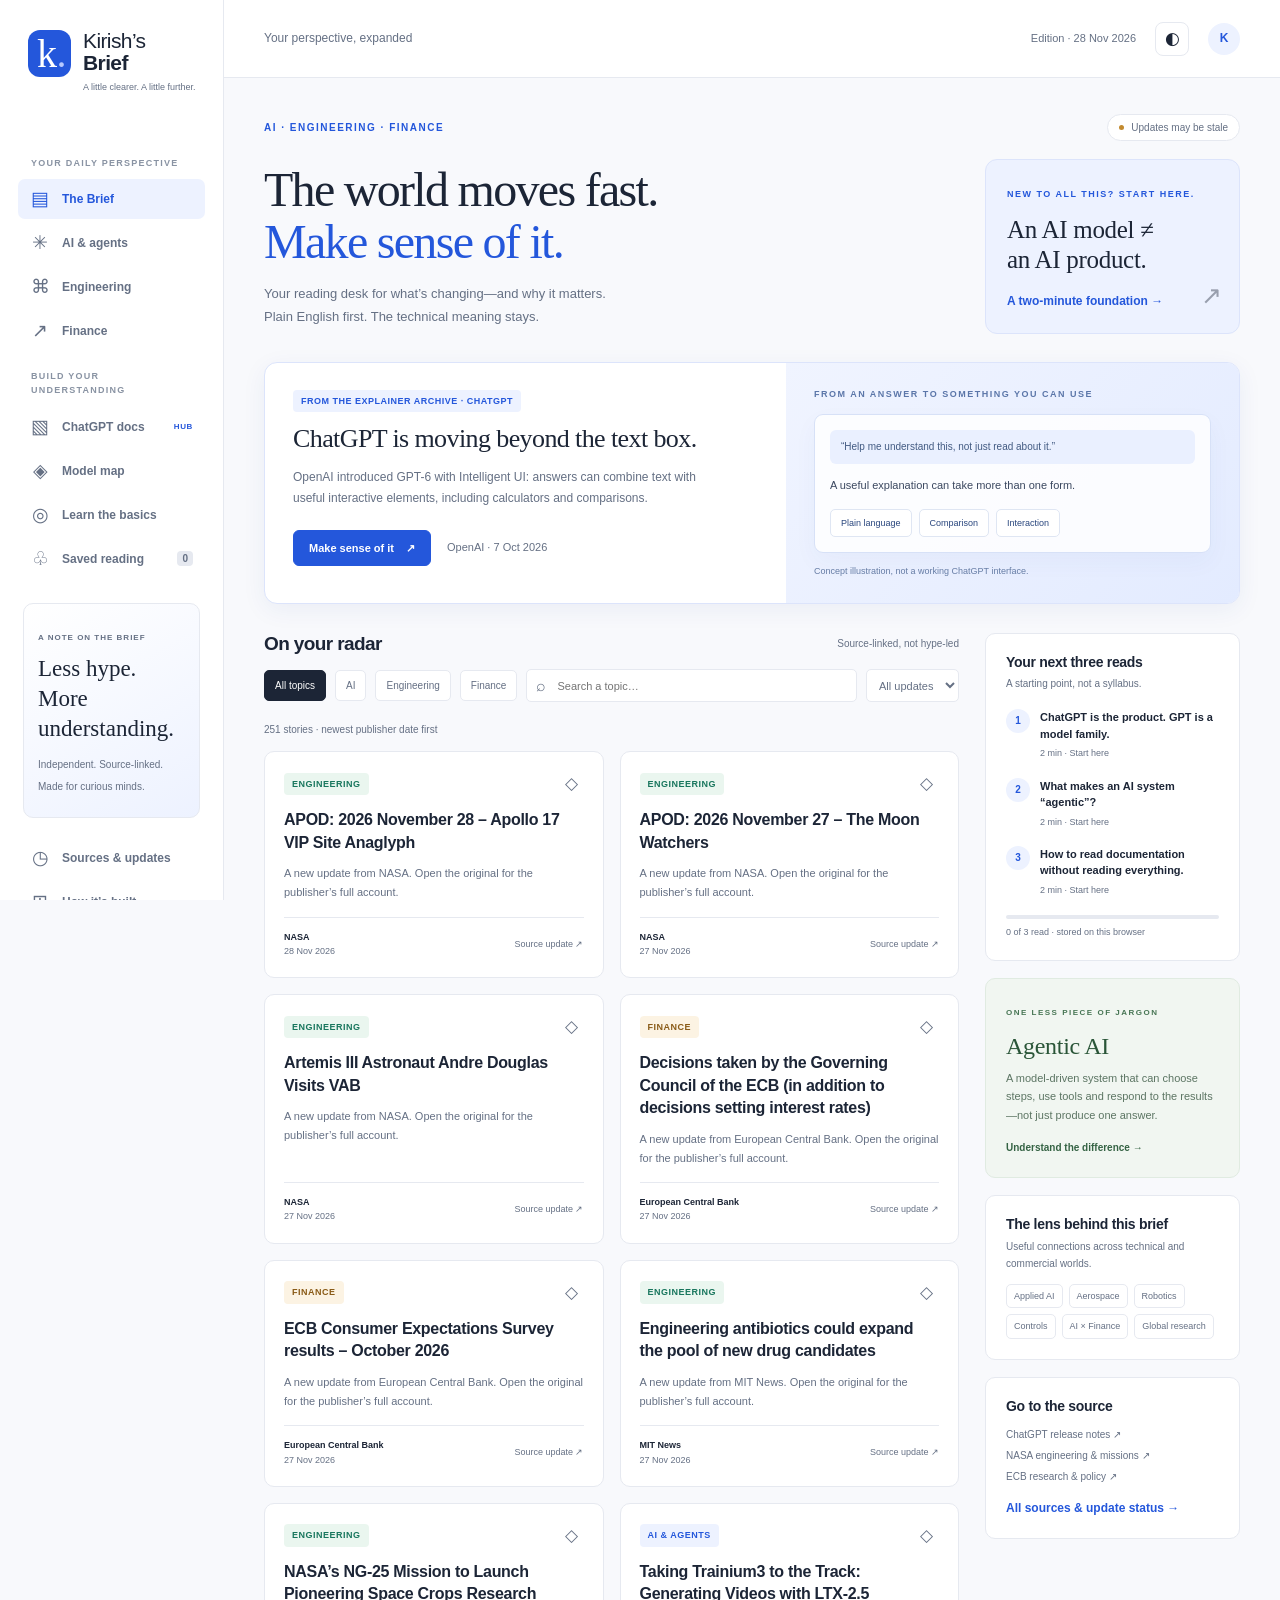
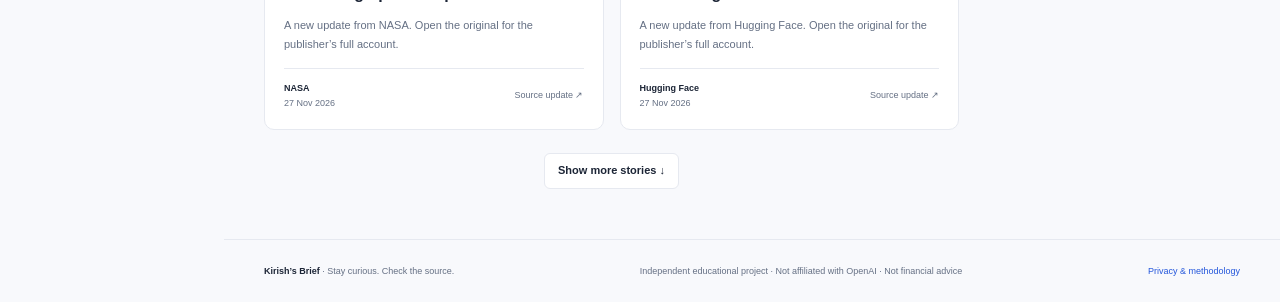
<file: site/index.html>
<!doctype html>
<html lang="en-GB">
<head>
<meta charset="utf-8">
<meta name="viewport" content="width=device-width,initial-scale=1">
<meta name="description" content="Understand what is changing in AI, engineering and finance. Source-linked news, plain-English explainers and a dedicated ChatGPT documentation hub.">
<meta name="theme-color" content="#2457db">
<meta http-equiv="Content-Security-Policy" content="default-src 'self'; script-src 'self'; style-src 'self'; img-src 'self' data:; connect-src 'self'; object-src 'none'; base-uri 'self'; form-action 'none'">
<title>Kirish’s Brief — Understand what’s next</title>
<link rel="icon" href="assets/favicon.svg" type="image/svg+xml">
<link rel="stylesheet" href="assets/style.css">
<script defer src="data/brief.js"></script>
<script defer src="assets/app.js"></script>
</head>
<body>
<a href="#main" class="skip">Skip to content</a>
<aside class="sidebar" id="sidebar" aria-label="Main navigation">
 <a class="brand" href="#home"><span class="brand-mark" aria-hidden="true">k<span>.</span></span><span>Kirish’s<br><strong>Brief</strong><small>A little clearer. A little further.</small></span></a>
 <div class="nav-label">YOUR DAILY PERSPECTIVE</div>
 <nav>
  <a href="#home" data-nav="home"><span aria-hidden="true">▤</span>The Brief</a>
  <a href="#ai" data-nav="ai"><span aria-hidden="true">✳</span>AI & agents</a>
  <a href="#engineering" data-nav="engineering"><span aria-hidden="true">⌘</span>Engineering</a>
  <a href="#finance" data-nav="finance"><span aria-hidden="true">↗</span>Finance</a>
 </nav>
 <div class="nav-label">BUILD YOUR UNDERSTANDING</div>
 <nav>
  <a href="#docs" data-nav="docs"><span aria-hidden="true">▧</span>ChatGPT docs<span class="new-label">HUB</span></a>
  <a href="#models" data-nav="models"><span aria-hidden="true">◈</span>Model map</a>
  <a href="#learn" data-nav="learn"><span aria-hidden="true">◎</span>Learn the basics</a>
  <a href="#saved" data-nav="saved"><span aria-hidden="true">♧</span>Saved reading<span id="saved-count" class="count">0</span></a>
 </nav>
 <div class="sidebar-bottom">
  <div class="personal-note"><span class="eyebrow">A NOTE ON THE BRIEF</span><p>Less hype.<br>More understanding.</p><small>Independent. Source-linked.<br>Made for curious minds.</small></div>
  <nav><a href="#sources" data-nav="sources"><span aria-hidden="true">◷</span>Sources & updates</a><a href="#about" data-nav="about"><span aria-hidden="true">⊞</span>How it’s built</a></nav>
 </div>
</aside>
<div class="mobile-scrim" id="scrim" hidden></div>
<div class="workspace">
 <header class="topbar">
  <div class="breadcrumb"><button class="icon-btn menu-button" id="menu-button" aria-expanded="false" aria-controls="sidebar" aria-label="Open navigation">☰</button><span class="desktop-only">Your perspective, expanded</span><span class="mobile-brand">Kirish’s Brief</span></div>
  <div class="top-actions"><span id="edition-date" class="top-date"></span><button class="icon-btn" id="theme-button" aria-label="Switch colour theme" title="Switch light / dark theme">◐</button><a class="avatar" href="#about" aria-label="About Kirish’s Brief">K</a></div>
 </header>
 <main id="main" tabindex="-1"></main>
 <footer class="footer"><span><strong>Kirish’s Brief</strong> · Stay curious. Check the source.</span><span>Independent educational project · Not affiliated with OpenAI · Not financial advice</span><a href="#about">Privacy & methodology</a></footer>
</div>
<dialog id="reader" aria-labelledby="reader-title"><div class="reader-toolbar"><span class="eyebrow">THE READING ROOM</span><button id="close-reader" class="icon-btn" aria-label="Close article">✕</button></div><div id="reader-content"></div></dialog>
<div class="toast" id="toast" role="status" aria-live="polite"></div>
<noscript><div class="noscript"><h1>Kirish’s Brief</h1><p>Enable JavaScript to use the news reader, documentation hub and local bookmarks. You can still read the original sources:</p><p><a href="https://help.openai.com/en/articles/6825453-chatgpt-release-notes">ChatGPT release notes</a> · <a href="https://www.nasa.gov/news/recently-published/">NASA news</a> · <a href="https://www.ecb.europa.eu/">European Central Bank</a></p></div></noscript>
</body>
</html>
</file>
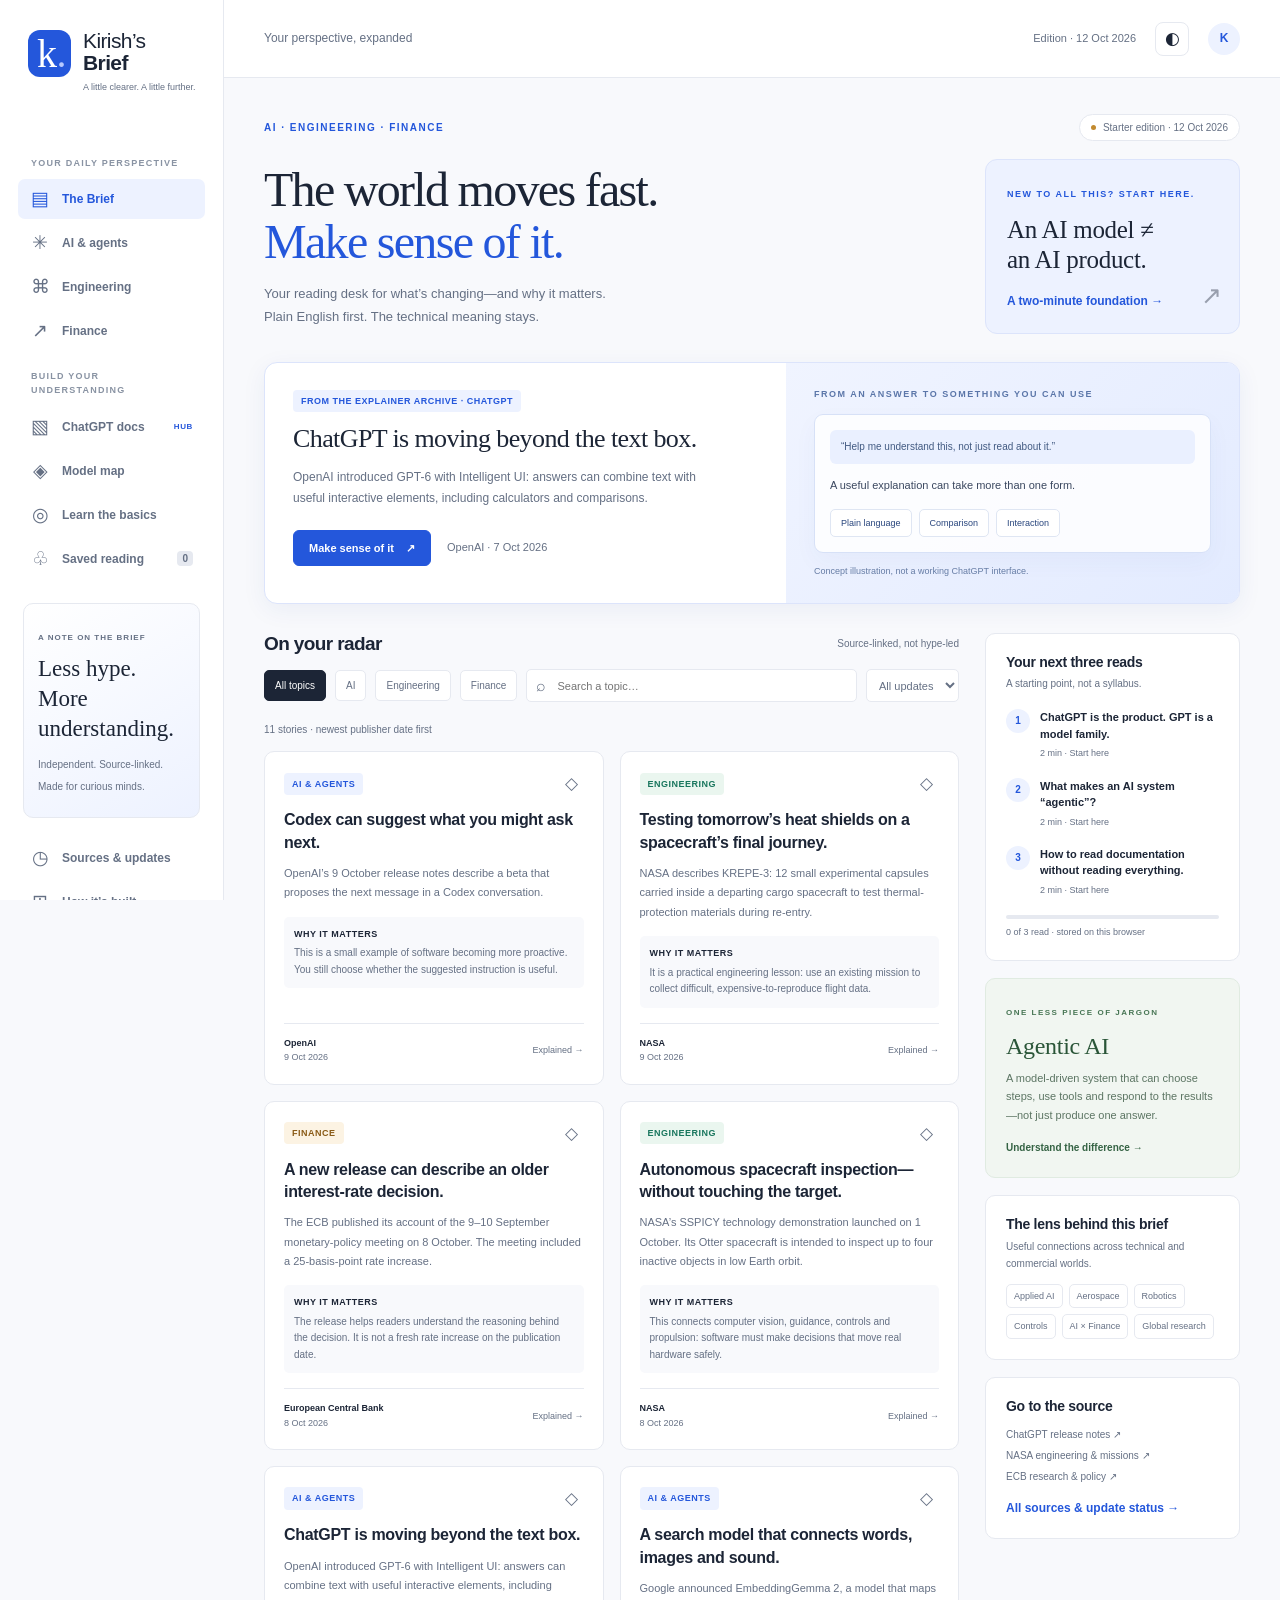
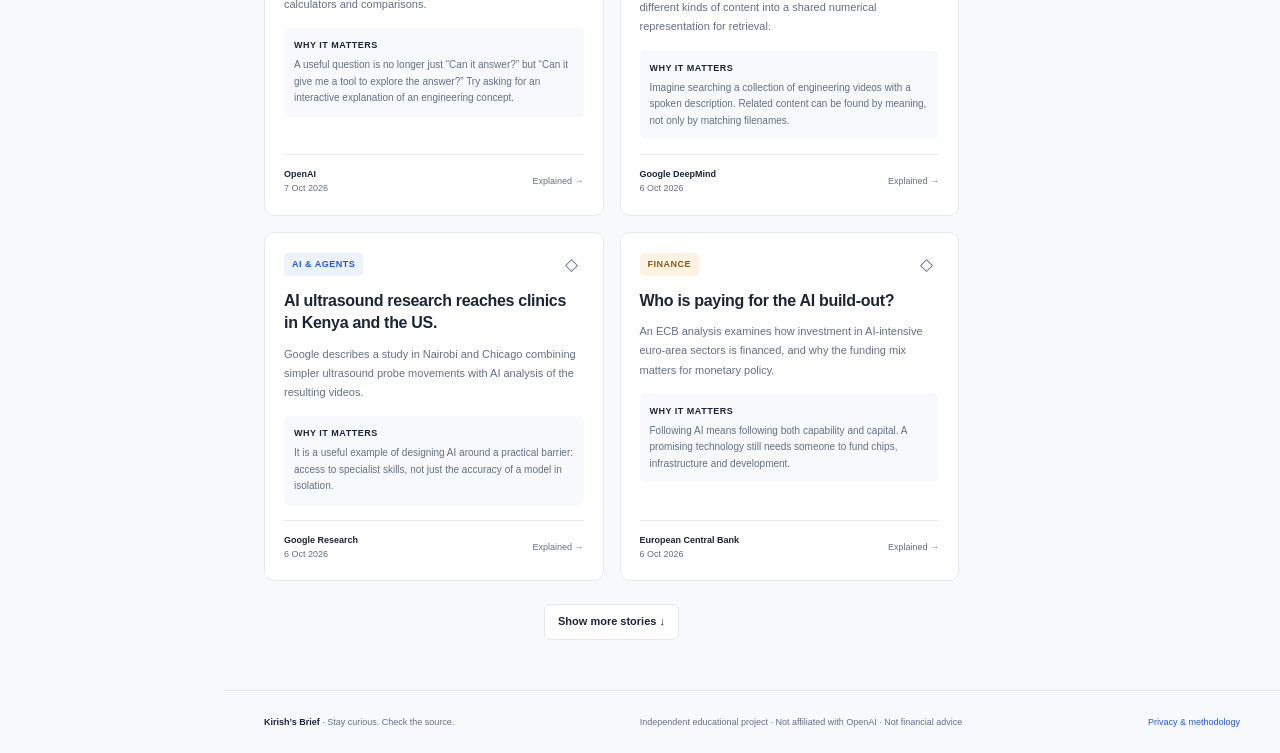
<file: kirish-brief-preview.html>
<!doctype html>
<html lang="en-GB">
<head>
<meta charset="utf-8">
<meta name="viewport" content="width=device-width,initial-scale=1">
<meta name="description" content="Understand what is changing in AI, engineering and finance. Source-linked news, plain-English explainers and a dedicated ChatGPT documentation hub.">
<meta name="theme-color" content="#2457db">
<meta http-equiv="Content-Security-Policy" content="default-src 'none'; script-src 'sha256-x9DA7Of4Z+I2aY11Geo9Wno4OwUNiGw9MHPNg19cJDM=' 'sha256-uzSRTb0NNmEEA4xO4he5TmyVx6QDQfAovMWL62Zqb7M='; style-src 'sha256-myVB52w8Mz7MJtqn8FWYYi5ETFd4ZWzyPoiYs6aYD/k='; img-src data:; object-src 'none'; base-uri 'none'; form-action 'none'">
<title>Kirish’s Brief — Understand what’s next</title>
<link rel="icon" href="[data-uri]" type="image/svg+xml">
<style>@charset "UTF-8";
:root{--bg:#f8f9fc;--paper:#fff;--text:#1c2536;--muted:#657084;--line:#e6e9f0;--blue:#2457db;--blue-soft:#edf2ff;--eng:#18765d;--eng-soft:#eaf6ef;--fin:#8a5b17;--fin-soft:#fcf3e3;--shadow:0 16px 50px #16284d10;--sidebar:224px}
*{box-sizing:border-box}html{scroll-behavior:smooth}body{margin:0;background:var(--bg);color:var(--text);font-family:Inter,-apple-system,BlinkMacSystemFont,"Segoe UI",sans-serif;font-size:14px;line-height:1.6}button,input,select{font:inherit}button,a,input,summary,select{-webkit-tap-highlight-color:transparent}button{cursor:pointer}a{color:var(--blue);text-decoration:none}a:hover{text-decoration:underline}button{color:inherit}button:focus-visible,a:focus-visible,summary:focus-visible,select:focus-visible{outline:3px solid #79a0ff;outline-offset:4px}input:focus-visible{outline:2px solid #79a0ff}button:disabled{cursor:not-allowed;opacity:.55}h1,h2,h3,h4,p{margin:0}h1,h2,h3{line-height:1.2}h1{font-size:40px;letter-spacing:-1.5px}h2{font-size:24px;letter-spacing:-.6px}h3{font-size:19px;letter-spacing:-.3px}small{font-size:12px}.skip{position:fixed;left:20px;top:-70px;z-index:200;background:var(--blue);color:#fff;padding:10px 20px}.skip:focus{top:12px}.sidebar{width:var(--sidebar);position:fixed;inset:0 auto 0 0;background:var(--paper);border-right:1px solid var(--line);padding:30px 18px 18px;display:flex;flex-direction:column;overflow:auto;z-index:30}.brand{display:flex;gap:12px;align-items:flex-start;color:var(--text);font-size:21px;font-weight:500;line-height:1.05;padding:0 10px;margin-bottom:45px;letter-spacing:-.6px}.brand:hover{text-decoration:none}.brand strong{font-weight:750}.brand-mark{background:var(--blue);width:43px;height:47px;border-radius:12px;color:#fff;font:40px/.9 Georgia,serif;padding:6px 9px}.brand-mark span{color:#b6c9ff}.brand small{font-size:9px;display:block;margin-top:9px;color:var(--muted);letter-spacing:0;white-space:nowrap}.nav-label{font-size:9px;font-weight:750;letter-spacing:1.25px;color:#8993a3;padding:0 13px;margin:18px 0 9px}.sidebar nav{display:flex;flex-direction:column;gap:4px}.sidebar nav a{display:flex;align-items:center;gap:12px;color:var(--muted);font-size:12px;font-weight:560;padding:10px 12px;border-radius:7px;line-height:1.5;min-height:40px}.sidebar nav a:hover{background:var(--bg);text-decoration:none;color:var(--text)}.sidebar nav a.active{background:var(--blue-soft);color:var(--blue);font-weight:700}.sidebar nav a>span:first-child{font-size:19px;width:20px;line-height:1;text-align:center;font-weight:400}.new-label{font-size:8px;font-weight:700;color:var(--blue);margin-left:auto;letter-spacing:.6px}.count{font-size:10px;padding:0 5px;background:var(--line);border-radius:4px;margin-left:auto}.sidebar-bottom{margin-top:auto;padding-top:24px}.personal-note{padding:20px 14px;margin:0 5px 20px;border:1px solid var(--line);border-radius:10px;background:linear-gradient(150deg,var(--paper),var(--blue-soft))}.eyebrow{font-size:10px;letter-spacing:1.5px;font-weight:750;color:var(--muted)}.personal-note .eyebrow{font-size:8px;letter-spacing:1px}.personal-note p{font-family:Georgia,serif;font-size:23px;line-height:1.3;margin:8px 0}.personal-note small{font-size:10px;color:var(--muted);line-height:1.7}.workspace{margin-left:var(--sidebar)}.topbar{height:78px;display:flex;justify-content:space-between;align-items:center;border-bottom:1px solid var(--line);padding:0 40px;background:var(--paper)}.breadcrumb{font-size:12px;color:var(--muted)}.top-actions{display:flex;align-items:center;gap:19px}.top-date{font-size:11px;color:var(--muted)}.avatar{display:grid;place-items:center;border-radius:50%;background:var(--blue-soft);color:var(--blue);height:32px;width:32px;font-size:12px;font-weight:700}.icon-btn{border:1px solid var(--line);background:var(--paper);width:34px;height:34px;border-radius:8px;display:inline-grid;place-items:center;font-size:17px;flex-shrink:0}.icon-btn:hover{background:var(--blue-soft);color:var(--blue)}.menu-button,.mobile-brand{display:none}main{max-width:1400px;margin:auto;padding:36px 40px 50px;min-height:80vh;outline:none}.welcome-row{display:flex;align-items:center;justify-content:space-between;gap:20px;margin-bottom:18px}.welcome-row .eyebrow{color:var(--blue);font-size:10px}.status-pill{font-size:10px;line-height:1.5;display:inline-flex;align-items:center;gap:7px;color:var(--muted);border:1px solid var(--line);border-radius:20px;padding:5px 11px;background:var(--paper)}.status-dot{width:5px;height:5px;border-radius:50%;background:#c28a2f}.status-pill.ok .status-dot{background:#2f8d66}.hero{display:grid;grid-template-columns:1fr 255px;gap:30px;align-items:center;margin-bottom:28px}.hero h1{font-family:Georgia,"Times New Roman",serif;font-weight:400;font-size:48px;line-height:1.08;letter-spacing:-1.7px}.hero h1 em{color:var(--blue);font-style:normal}.hero p{font-size:13px;color:var(--muted);margin-top:16px;max-width:470px;line-height:1.75}.hero-primer{border:1px solid #dce4fb;background:var(--blue-soft);padding:21px;border-radius:12px;position:relative;overflow:hidden}.hero-primer .eyebrow{color:var(--blue);font-size:9px}.hero-primer h3{font-family:Georgia,serif;font-weight:400;font-size:25px;line-height:1.2;margin:12px 0 14px}.text-link{border:0;padding:0;background:none;color:var(--blue);font-size:12px;font-weight:650}.text-link:hover{text-decoration:underline}.primer-symbol{position:absolute;right:17px;bottom:18px;font-size:25px;opacity:.4}.feature{border:1px solid #dce4fb;background:var(--paper);border-radius:13px;display:grid;grid-template-columns:1.15fr 1fr;overflow:hidden;margin-bottom:29px;box-shadow:0 6px 25px #1d3e9010}.feature-copy{padding:25px 28px}.pill{font-size:9px;font-weight:700;letter-spacing:.5px;padding:4px 8px;border-radius:4px;display:inline-block;background:var(--blue-soft);color:var(--blue)}.pill.engineering{background:var(--eng-soft);color:var(--eng)}.pill.finance{background:var(--fin-soft);color:var(--fin)}.feature h2{font-size:26px;font-family:Georgia,serif;font-weight:400;line-height:1.18;margin:12px 0}.feature-copy>p{font-size:12px;line-height:1.75;color:var(--muted);max-width:420px}.feature-bottom{display:flex;align-items:center;gap:16px;margin-top:21px}.primary-btn{border:1px solid var(--blue);background:var(--blue);color:#fff;padding:9px 15px;font-size:11px;font-weight:650;border-radius:6px;display:inline-flex;align-items:center;justify-content:center;gap:12px;line-height:1.5}.primary-btn:hover{background:#1646c0;text-decoration:none}.secondary-btn{border:1px solid var(--line);background:var(--paper);color:var(--text);padding:8px 13px;border-radius:6px;font-size:11px;font-weight:600}.secondary-btn:hover{background:var(--blue-soft)}.feature-panel{background:linear-gradient(135deg,#f0f4ff,#e3ebff);padding:24px 28px;display:flex;flex-direction:column;justify-content:center;color:#29467d}.feature-panel .eyebrow{color:#5b76a9;font-size:9px}.ui-demo{background:#ffffffd9;border:1px solid #d7e1f7;border-radius:9px;padding:15px;margin-top:13px;box-shadow:0 9px 24px #31569f0a}.demo-prompt{font-size:10px;background:#eaf0ff;color:#425a82;padding:9px 11px;border-radius:6px;margin-bottom:13px}.demo-answer{font-size:11px;line-height:1.6;color:#3b4860}.demo-options{display:flex;gap:7px;margin-top:14px}.demo-options span{border:1px solid #dfe6f3;padding:6px 10px;border-radius:5px;font-size:9px;background:#fff}.demo-foot{font-size:9px;color:#667da5;margin-top:11px}.content-layout{display:grid;grid-template-columns:minmax(0,1fr) 255px;gap:26px}.section-row{display:flex;justify-content:space-between;align-items:center;margin:0 0 14px;gap:10px}.section-row h2{font-size:19px}.section-row small{font-size:10px;color:var(--muted)}.toolbar{display:flex;align-items:center;gap:9px;flex-wrap:wrap;margin:0 0 20px}.filter-btn{font-size:10px;border:1px solid var(--line);background:var(--paper);color:var(--muted);padding:6px 10px;border-radius:5px;min-height:31px}.filter-btn.active{background:var(--text);color:var(--paper);border-color:var(--text)}.search-wrap{position:relative;flex:1;min-width:150px}.search-wrap span{position:absolute;left:10px;top:4px;color:var(--muted);font-size:16px}.search-wrap input{width:100%;height:33px;background:var(--paper);border:1px solid var(--line);border-radius:5px;padding:7px 10px 7px 30px;font-size:11px;color:var(--text)}.cards{display:grid;grid-template-columns:repeat(2,minmax(0,1fr));gap:16px}.story-card{background:var(--paper);border:1px solid var(--line);border-radius:10px;padding:19px;display:flex;flex-direction:column;min-width:0;transition:box-shadow .15s,border-color .15s}.story-card:hover{border-color:#bacbf4;box-shadow:0 7px 25px #1d3e900b}.card-top{display:flex;align-items:center;justify-content:space-between;gap:8px;margin-bottom:13px}.bookmark{border:0;background:none;font-size:17px;color:var(--muted);height:25px;min-width:25px;padding:0;line-height:1}.bookmark.saved{color:var(--blue)}.story-title{font-weight:650;text-align:left;background:none;border:0;padding:0;color:var(--text);font-size:16px;letter-spacing:-.3px;line-height:1.4}.story-title:hover{color:var(--blue)}.card-summary{font-size:11px;color:var(--muted);line-height:1.75;margin:10px 0 14px}.card-insight{font-size:10px;line-height:1.65;color:var(--muted);background:var(--bg);padding:10px;border-radius:5px;margin-bottom:15px}.card-insight strong{display:block;color:var(--text);font-size:9px;font-weight:700;letter-spacing:.5px;margin-bottom:4px}.card-bottom{margin-top:auto;padding-top:12px;border-top:1px solid var(--line);display:flex;align-items:center;justify-content:space-between;gap:5px;font-size:9px;color:var(--muted)}.card-bottom .source-name{display:block;color:var(--text);font-weight:600}.card-bottom time{font-size:9px}.article-type{font-size:9px;white-space:nowrap}.right-rail{padding-top:0}.rail-box{border:1px solid var(--line);border-radius:10px;background:var(--paper);padding:20px;margin-bottom:17px}.rail-box h3{font-size:14px;margin-bottom:5px}.rail-box>p{font-size:10px;line-height:1.7;color:var(--muted)}.learning-step{display:flex;align-items:flex-start;gap:10px;margin-top:17px;text-decoration:none;color:var(--text)}.step-number{border-radius:50%;background:var(--blue-soft);color:var(--blue);width:24px;height:24px;flex-shrink:0;display:grid;place-items:center;font-size:10px;font-weight:600}.learning-step button{text-align:left;border:0;background:none;padding:0;font-size:11px;font-weight:600;line-height:1.5}.learning-step button:hover{color:var(--blue)}.learning-step small{display:block;font-size:9px;color:var(--muted);margin-top:2px}.progress-track{background:var(--line);height:4px;border-radius:3px;margin-top:18px;overflow:hidden}.progress-fill{height:100%;background:var(--blue)}.progress-caption{display:block;font-size:9px;color:var(--muted);margin-top:6px}.term-box{background:#f1f6f1;border-color:#e0ebe1}.term-box .eyebrow{color:#487655;font-size:8px}.term-box h3{font-family:Georgia,serif;font-size:24px;font-weight:400;margin:11px 0 8px;color:#2a5538}.term-box p{color:#5c7563;font-size:11px}.term-box .text-link{color:#356344;margin-top:15px;font-size:10px}.lens-tags{display:flex;gap:6px;flex-wrap:wrap;margin-top:12px}.lens-tags span{font-size:9px;color:var(--muted);border:1px solid var(--line);border-radius:5px;padding:4px 7px}.rail-source-list{font-size:10px;color:var(--muted);line-height:2.1;margin:9px 0}.rail-source-list a{color:var(--muted)}.page-heading{margin-bottom:27px}.page-heading .eyebrow{color:var(--blue);display:block;margin-bottom:11px}.page-heading h1{font-size:36px;font-family:Georgia,serif;font-weight:400;line-height:1.2}.page-heading p{color:var(--muted);font-size:13px;margin-top:11px;max-width:650px;line-height:1.8}.notice{border-left:3px solid var(--blue);background:var(--blue-soft);padding:15px 18px;font-size:12px;line-height:1.8;border-radius:0 7px 7px 0;margin:22px 0;color:var(--text)}.notice.warning{border-color:#c28a2f;background:var(--fin-soft)}.notice strong{display:block}.docs-intro{display:grid;grid-template-columns:1.3fr 1fr;gap:20px;margin-bottom:25px}.docs-path{background:var(--text);color:var(--paper);padding:24px;border-radius:10px}.docs-path .eyebrow{color:#a9b8d3}.docs-path h2{font-size:22px;font-family:Georgia,serif;font-weight:400;margin:10px 0 13px}.docs-path p{font-size:12px;line-height:1.8;opacity:.75}.docs-path .primary-btn{background:#fff;color:#2457db;border:0;margin-top:18px}.checklist{padding:23px;background:var(--paper);border:1px solid var(--line);border-radius:10px}.checklist h3{font-size:15px;margin-bottom:12px}.checklist p{font-size:12px;color:var(--muted);margin:8px 0}.doc-cards{display:grid;grid-template-columns:repeat(3,minmax(0,1fr));gap:16px}.doc-card{padding:21px;background:var(--paper);border:1px solid var(--line);border-radius:9px;display:flex;flex-direction:column}.doc-card h3{font-size:17px;margin:10px 0}.doc-card .question{font-size:11px;font-weight:600;color:var(--blue)}.doc-card p{font-size:11px;color:var(--muted);line-height:1.75;margin:9px 0 18px}.doc-card a{font-size:11px;margin-top:auto;font-weight:600}.doc-card small{font-size:9px;color:var(--muted);margin-top:13px}.doc-type{font-size:9px;color:var(--muted);letter-spacing:.7px;text-transform:uppercase}.model-grid{display:grid;grid-template-columns:repeat(2,minmax(0,1fr));gap:18px}.model-card{border:1px solid var(--line);border-radius:10px;background:var(--paper);padding:26px}.model-card h2{font-size:28px;font-family:Georgia,serif;font-weight:400;margin:6px 0}.model-card h3{font-size:12px;font-weight:500;color:var(--muted);margin-bottom:15px}.model-card p{font-size:12px;line-height:1.8;color:var(--muted);margin-bottom:17px}.model-card>a{font-size:11px;font-weight:650}.model-card .lens-tags{margin-bottom:18px}.guide-card{min-height:160px}.guide-card .card-summary{font-size:12px}.guide-card .card-bottom{font-size:10px}.timeline{display:grid;grid-template-columns:repeat(3,1fr);gap:22px;margin:28px 0}.timeline article{border-top:2px solid var(--line);padding-top:14px}.timeline strong{color:var(--blue);font-size:18px;font-family:Georgia,serif}.timeline h3{font-size:14px;margin:6px 0}.timeline p{font-size:11px;color:var(--muted)}.glossary{display:grid;grid-template-columns:repeat(2,minmax(0,1fr));gap:10px;margin:17px 0}.glossary details{background:var(--paper);border:1px solid var(--line);border-radius:7px;padding:12px 15px}.glossary summary{font-size:12px;font-weight:600;cursor:pointer}.glossary p{font-size:12px;color:var(--muted);margin-top:10px}.table-wrap{overflow-x:auto;background:var(--paper);border:1px solid var(--line);border-radius:9px;margin:18px 0}table{border-collapse:collapse;width:100%;text-align:left;font-size:11px}th,td{padding:14px 17px;border-bottom:1px solid var(--line);vertical-align:top}th{font-weight:650;font-size:10px;background:var(--bg);color:var(--muted)}tr:last-child td{border:0}td small{display:block;color:var(--muted);font-size:10px;margin-top:4px}.state{font-size:10px;display:inline-block;border-radius:5px;padding:3px 7px;white-space:nowrap;background:var(--fin-soft);color:var(--fin)}.state.success{background:var(--eng-soft);color:var(--eng)}.prose{max-width:770px}.prose h2{font-size:21px;margin:28px 0 12px}.prose p{font-size:13px;line-height:1.85;color:var(--muted);margin:11px 0}.prose ol,.prose ul{color:var(--muted);font-size:13px;line-height:1.9;padding-left:22px}.prose li{margin:9px 0}.prose code{background:var(--line);padding:2px 5px;border-radius:4px;font-size:11px;color:var(--text);overflow-wrap:anywhere}.empty{padding:50px 24px;text-align:center;border:1px dashed var(--line);border-radius:10px;background:var(--paper);grid-column:1/-1}.empty h3{font-family:Georgia,serif;font-weight:400;font-size:25px}.empty p{color:var(--muted);font-size:12px;margin-top:10px}.load-more{display:block;margin:23px auto 0}.footer{max-width:1400px;margin:auto;padding:24px 40px;display:flex;justify-content:space-between;gap:15px;font-size:9px;color:var(--muted);border-top:1px solid var(--line);flex-wrap:wrap}.footer strong{color:var(--text)}dialog{padding:0;border:1px solid var(--line);border-radius:14px;width:min(740px,calc(100% - 32px));max-height:90vh;background:var(--paper);color:var(--text);box-shadow:0 30px 100px #0004}dialog::backdrop{background:#0e1d3c80;backdrop-filter:blur(4px)}.reader-toolbar{display:flex;align-items:center;justify-content:space-between;padding:15px 24px;border-bottom:1px solid var(--line);position:sticky;top:0;background:var(--paper);z-index:1}#reader-content{padding:26px 37px 35px}.reader-meta{font-size:10px;color:var(--muted);margin:12px 0 21px;line-height:1.9}.reader-title{font-family:Georgia,serif;font-weight:400;font-size:34px;letter-spacing:-.7px;margin-top:12px;line-height:1.18}.reader-section{margin:23px 0}.reader-section h3{font-size:11px;letter-spacing:1px;text-transform:uppercase;color:var(--blue);margin-bottom:9px}.reader-section p{font-size:14px;line-height:1.85;color:var(--text)}.reader-section.technical{background:var(--bg);padding:18px;border:1px solid var(--line);border-radius:8px}.reader-section.technical summary{cursor:pointer;font-size:12px;font-weight:700;color:var(--blue)}.reader-section.technical p{margin-top:11px}.reader-actions{display:flex;gap:10px;flex-wrap:wrap;margin-top:25px}.source-box{border-top:1px solid var(--line);padding-top:17px;margin-top:25px;font-size:11px;overflow-wrap:anywhere}.source-box small{display:block;color:var(--muted);font-size:10px;margin-top:7px}.source-box a{font-weight:600}.reader-caveat{background:var(--fin-soft);border-radius:7px;padding:16px;font-size:12px;line-height:1.8;color:var(--text)}.reader-caveat strong{display:block;font-size:10px;letter-spacing:.7px;margin-bottom:4px}.toast{position:fixed;bottom:25px;left:50%;transform:translate(-50%,20px);background:var(--text);color:var(--paper);border-radius:8px;padding:11px 18px;font-size:12px;z-index:100;opacity:0;pointer-events:none;transition:.2s;max-width:90%;text-align:center}.toast.show{opacity:1;transform:translate(-50%,0)}.noscript{padding:40px;margin-left:var(--sidebar);background:var(--paper)}.mobile-scrim{display:none}.filter-select{height:33px;border:1px solid var(--line);background:var(--paper);color:var(--muted);font-size:11px;border-radius:5px;padding:0 8px}.method-grid{display:grid;grid-template-columns:repeat(3,minmax(0,1fr));gap:15px;margin:23px 0}.method-grid article{padding:21px;border-radius:9px;border:1px solid var(--line);background:var(--paper)}.method-grid strong{font-size:12px}.method-grid p{font-size:11px;line-height:1.8;color:var(--muted);margin-top:8px}.source-notes{font-size:11px;color:var(--muted);line-height:1.8}.reader-step-line{border-left:2px solid var(--line);padding-left:18px}.small-divider{margin:30px 0;border:0;border-top:1px solid var(--line)}.result-count{font-size:10px;color:var(--muted);margin-bottom:13px}.sr-only{position:absolute;width:1px;height:1px;padding:0;margin:-1px;overflow:hidden;clip:rect(0,0,0,0);white-space:nowrap;border:0}
[data-theme="dark"]{--bg:#101621;--paper:#17202e;--text:#e5eaf3;--muted:#a2aec3;--line:#2b364a;--blue:#94b2ff;--blue-soft:#243352;--eng:#9bdbb7;--eng-soft:#193d31;--fin:#e4bf7d;--fin-soft:#3a3022;--shadow:0 16px 50px #0002}[data-theme="dark"] .primary-btn{background:#315dcc;color:#fff;border-color:#315dcc}[data-theme="dark"] .docs-path{background:#243352;color:#e5eaf3}[data-theme="dark"] .term-box{background:#1d3328;border-color:#304839}[data-theme="dark"] .term-box h3,[data-theme="dark"] .term-box .text-link{color:#b3dabc}[data-theme="dark"] .term-box p,[data-theme="dark"] .term-box .eyebrow{color:#9ebca6}[data-theme="dark"] .hero-primer{border-color:#344774}[data-theme="dark"] .feature{border-color:#344774}[data-theme="dark"] .personal-note{background:var(--blue-soft)}
@media(min-width:1550px){.hero h1{font-size:57px}.feature h2{font-size:32px}.feature-copy{padding:33px}.story-title{font-size:18px}.card-summary{font-size:12px}}
@media(max-width:1180px){:root{--sidebar:204px}.sidebar{padding-left:12px;padding-right:12px}.brand{font-size:20px;padding-left:8px}.brand small{font-size:8px}.topbar{padding:0 28px}main{padding:28px}.hero{grid-template-columns:1fr 218px;gap:20px}.hero h1{font-size:41px}.content-layout{grid-template-columns:minmax(0,1fr) 222px;gap:20px}.feature-panel{padding:23px 20px}.feature-copy{padding:23px}.feature h2{font-size:24px}.story-card{padding:16px}.doc-cards{grid-template-columns:repeat(2,minmax(0,1fr))}.footer{padding:22px 28px}}
@media(max-width:1000px){.content-layout{grid-template-columns:1fr}.right-rail{display:grid;grid-template-columns:repeat(2,minmax(0,1fr));gap:17px}.right-rail .rail-box{margin:0}.hero h1{font-size:37px}.hero{grid-template-columns:1fr 205px}.hero-primer{padding:18px}.feature{grid-template-columns:1fr}.feature-panel{display:none}.hero-primer h3{font-size:23px}.top-date{font-size:10px}}
@media(max-width:760px){:root{--sidebar:0px}.sidebar{width:245px;transform:translateX(-100%);transition:transform .2s}.sidebar.open{transform:translateX(0)}.mobile-scrim:not([hidden]){display:block;position:fixed;inset:0;background:#0e1d3c70;z-index:25}.workspace{margin:0}.topbar{height:63px;padding:0 21px}.desktop-only{display:none}.mobile-brand{display:inline;font-size:14px;font-weight:700;color:var(--text)}.menu-button{display:inline-grid;border:0;margin-right:9px;width:28px}.breadcrumb{display:flex;align-items:center}.top-date{display:none}.top-actions{gap:11px}main{padding:26px 21px 35px}.welcome-row{align-items:flex-start;gap:12px}.welcome-row .eyebrow{font-size:8px;letter-spacing:1px}.status-pill{font-size:8px;padding:4px 8px;max-width:165px}.hero{grid-template-columns:1fr;margin-bottom:25px}.hero h1{font-size:43px;line-height:1.08}.hero p{font-size:12px;max-width:400px}.hero-primer{display:none}.feature h2{font-size:27px}.feature-copy{padding:22px}.feature-copy>p{font-size:12px}.cards{gap:13px}.story-card{padding:17px}.story-title{font-size:15px}.card-summary{font-size:11px}.card-insight{display:none}.card-bottom{font-size:8px;gap:7px}.card-bottom .source-name{font-size:9px}.article-type{font-size:8px}.page-heading h1{font-size:34px}.page-heading p{font-size:12px}.docs-intro{grid-template-columns:1fr}.checklist{display:none}.doc-cards{gap:12px}.doc-card{padding:17px}.doc-card h3{font-size:16px}.doc-card p{font-size:11px}.model-grid{gap:12px}.model-card{padding:19px}.model-card h2{font-size:25px}.model-card p{font-size:11px}.timeline{gap:14px}.timeline h3{font-size:12px}.timeline p{font-size:10px}.method-grid{grid-template-columns:1fr}.footer{padding:21px;font-size:9px;gap:10px}#reader-content{padding:23px}.reader-title{font-size:29px}.reader-section p{font-size:13px}.reader-toolbar{padding:13px 20px}.glossary{gap:9px}.prose p{font-size:12px}}
@media(max-width:410px){.cards,.doc-cards,.model-grid,.right-rail{grid-template-columns:1fr}.hero h1{font-size:39px}.story-title{font-size:18px}.card-summary{font-size:12px}.card-insight{display:block}.card-bottom{font-size:10px}.article-type{font-size:9px}.topbar{padding:0 17px}main{padding:24px 17px}.timeline{grid-template-columns:1fr}.glossary{grid-template-columns:1fr}.feature h2{font-size:25px}.filter-btn{font-size:9px;padding:6px 8px}}
@media(prefers-reduced-motion:reduce){*{scroll-behavior:auto!important;transition:none!important;animation:none!important}}
@media print{.sidebar,.topbar,.footer,.right-rail,.toolbar,.reader-toolbar,.reader-actions,.toast{display:none!important}.workspace{margin:0}main{padding:0}dialog[open]{position:static;width:100%;max-height:none;overflow:visible;box-shadow:none;border:0}body:has(dialog[open]) .workspace{display:none}.feature{break-inside:avoid}.story-card{break-inside:avoid}}

.progress-0{width:0}.progress-1{width:33.333%}.progress-2{width:66.666%}.progress-3{width:100%}.status-spacing{height:20px}.learn-search-wrap{display:block;margin-bottom:20px}
</style>


</head>
<body>
<a href="#main" class="skip">Skip to content</a>
<aside class="sidebar" id="sidebar" aria-label="Main navigation">
 <a class="brand" href="#home"><span class="brand-mark" aria-hidden="true">k<span>.</span></span><span>Kirish’s<br><strong>Brief</strong><small>A little clearer. A little further.</small></span></a>
 <div class="nav-label">YOUR DAILY PERSPECTIVE</div>
 <nav>
  <a href="#home" data-nav="home"><span aria-hidden="true">▤</span>The Brief</a>
  <a href="#ai" data-nav="ai"><span aria-hidden="true">✳</span>AI & agents</a>
  <a href="#engineering" data-nav="engineering"><span aria-hidden="true">⌘</span>Engineering</a>
  <a href="#finance" data-nav="finance"><span aria-hidden="true">↗</span>Finance</a>
 </nav>
 <div class="nav-label">BUILD YOUR UNDERSTANDING</div>
 <nav>
  <a href="#docs" data-nav="docs"><span aria-hidden="true">▧</span>ChatGPT docs<span class="new-label">HUB</span></a>
  <a href="#models" data-nav="models"><span aria-hidden="true">◈</span>Model map</a>
  <a href="#learn" data-nav="learn"><span aria-hidden="true">◎</span>Learn the basics</a>
  <a href="#saved" data-nav="saved"><span aria-hidden="true">♧</span>Saved reading<span id="saved-count" class="count">0</span></a>
 </nav>
 <div class="sidebar-bottom">
  <div class="personal-note"><span class="eyebrow">A NOTE ON THE BRIEF</span><p>Less hype.<br>More understanding.</p><small>Independent. Source-linked.<br>Made for curious minds.</small></div>
  <nav><a href="#sources" data-nav="sources"><span aria-hidden="true">◷</span>Sources & updates</a><a href="#about" data-nav="about"><span aria-hidden="true">⊞</span>How it’s built</a></nav>
 </div>
</aside>
<div class="mobile-scrim" id="scrim" hidden></div>
<div class="workspace">
 <header class="topbar">
  <div class="breadcrumb"><button class="icon-btn menu-button" id="menu-button" aria-expanded="false" aria-controls="sidebar" aria-label="Open navigation">☰</button><span class="desktop-only">Your perspective, expanded</span><span class="mobile-brand">Kirish’s Brief</span></div>
  <div class="top-actions"><span id="edition-date" class="top-date"></span><button class="icon-btn" id="theme-button" aria-label="Switch colour theme" title="Switch light / dark theme">◐</button><a class="avatar" href="#about" aria-label="About Kirish’s Brief">K</a></div>
 </header>
 <main id="main" tabindex="-1"></main>
 <footer class="footer"><span><strong>Kirish’s Brief</strong> · Stay curious. Check the source.</span><span>Independent educational project · Not affiliated with OpenAI · Not financial advice</span><a href="#about">Privacy & methodology</a></footer>
</div>
<dialog id="reader" aria-labelledby="reader-title"><div class="reader-toolbar"><span class="eyebrow">THE READING ROOM</span><button id="close-reader" class="icon-btn" aria-label="Close article">✕</button></div><div id="reader-content"></div></dialog>
<div class="toast" id="toast" role="status" aria-live="polite"></div>
<noscript><div class="noscript"><h1>Kirish’s Brief</h1><p>Enable JavaScript to use the news reader, documentation hub and local bookmarks. You can still read the original sources:</p><p><a href="https://help.openai.com/en/articles/6825453-chatgpt-release-notes">ChatGPT release notes</a> · <a href="https://www.nasa.gov/news/recently-published/">NASA news</a> · <a href="https://www.ecb.europa.eu/">European Central Bank</a></p></div></noscript>
<script>window.BRIEF = {"site": {"name": "Kirish’s Brief", "tagline": "A little clearer. A little further.", "edition_date": "2026-10-12", "editorial_checked": "2026-10-12"}, "stories": [{"id": "gpt-intelligent-ui", "category": "ai", "title": "ChatGPT is moving beyond the text box.", "published": "2026-10-07", "event_date": null, "source": "OpenAI", "url": "https://openai.com/index/gpt-6-for-everyone/", "summary": "OpenAI introduced GPT-6 with Intelligent UI: answers can combine text with useful interactive elements, including calculators and comparisons.", "why": "A useful question is no longer just “Can it answer?” but “Can it give me a tool to explore the answer?” Try asking for an interactive explanation of an engineering concept.", "technical": "The model helps choose a response format. An interactive interface is an application capability, not proof that every calculation or underlying claim is correct.", "caveat": "The announcement distinguishes Chat from Work and Codex. Availability and reasoning-mode support vary; check the official release rather than assuming every model has the same features.", "tags": ["ChatGPT", "Models", "Applications"], "kind": "explained", "editorial_status": "AI-assisted · source-linked", "checked": "2026-10-12", "featured": true}, {"id": "codex-predictions", "category": "ai", "title": "Codex can suggest what you might ask next.", "published": "2026-10-09", "event_date": null, "source": "OpenAI", "url": "https://help.openai.com/en/articles/6825453-chatgpt-release-notes", "summary": "OpenAI’s 9 October release notes describe a beta that proposes the next message in a Codex conversation.", "why": "This is a small example of software becoming more proactive. You still choose whether the suggested instruction is useful.", "technical": "Accepting a prediction fills the composer; it does not automatically send the message. Prediction and permission to act are different things.", "caveat": "The beta has plan, age, app and model restrictions. Check the dated release notes before expecting it in your account.", "tags": ["Codex", "Agents", "Developer tools"], "kind": "explained", "editorial_status": "AI-assisted · source-linked", "checked": "2026-10-12", "featured": false}, {"id": "embedding-gemma", "category": "ai", "title": "A search model that connects words, images and sound.", "published": "2026-10-06", "event_date": null, "source": "Google DeepMind", "url": "https://blog.google/innovation-and-ai/technology/developers-tools/embeddinggemma-2/", "summary": "Google announced EmbeddingGemma 2, a model that maps different kinds of content into a shared numerical representation for retrieval.", "why": "Imagine searching a collection of engineering videos with a spoken description. Related content can be found by meaning, not only by matching filenames.", "technical": "An embedding is a vector: a list of numbers. A trained model places related inputs near one another under a chosen similarity measure. This is not the same task as generating a conversational answer.", "caveat": "Google’s benchmark and device-performance claims come from the model’s developer. Real performance depends on the data, hardware and search task.", "tags": ["Models", "Open models", "Retrieval"], "kind": "explained", "editorial_status": "AI-assisted · source-linked", "checked": "2026-10-12", "featured": false}, {"id": "heat-shield", "category": "engineering", "title": "Testing tomorrow’s heat shields on a spacecraft’s final journey.", "published": "2026-10-09", "event_date": null, "source": "NASA", "url": "https://www.nasa.gov/centers-and-facilities/ames/nasa-demonstrates-next-generation-heat-shield-technologies/", "summary": "NASA describes KREPE-3: 12 small experimental capsules carried inside a departing cargo spacecraft to test thermal-protection materials during re-entry.", "why": "It is a practical engineering lesson: use an existing mission to collect difficult, expensive-to-reproduce flight data.", "technical": "The capsules carry sensors for quantities including temperature, pressure and motion. Those measurements help assess how candidate heat-shield materials behave under real re-entry conditions.", "caveat": "A demonstration gathers evidence. It does not by itself qualify a material for every future crewed mission. The source describes planned measurement steps as well as the hardware.", "tags": ["Aerospace", "Materials", "Testing"], "kind": "explained", "editorial_status": "AI-assisted · source-linked", "checked": "2026-10-12", "featured": false}, {"id": "sspicy", "category": "engineering", "title": "Autonomous spacecraft inspection—without touching the target.", "published": "2026-10-08", "event_date": "2026-10-01", "source": "NASA", "url": "https://www.nasa.gov/centers-and-facilities/ames/nasas-sspicy-mission-to-demonstrate-in-space-inspection-technologies/", "summary": "NASA’s SSPICY technology demonstration launched on 1 October. Its Otter spacecraft is intended to inspect up to four inactive objects in low Earth orbit.", "why": "This connects computer vision, guidance, controls and propulsion: software must make decisions that move real hardware safely.", "technical": "Sensors and vision support navigation, while electric propulsion enables manoeuvres. Inspections are intended to measure properties such as rotation, orientation and surface condition.", "caveat": "Inspections are planned to begin in early 2027. The mission will not dock with or repair the objects; those are potential future applications, not completed achievements.", "tags": ["Aerospace", "Autonomy", "Controls"], "kind": "explained", "editorial_status": "AI-assisted · source-linked", "checked": "2026-10-12", "featured": false}, {"id": "wing-paint", "category": "engineering", "title": "How glowing paint helps engineers understand a wing.", "published": "2026-10-02", "event_date": null, "source": "NASA", "url": "https://www.nasa.gov/centers-and-facilities/langley/nasa-model-wing-lights-up-during-first-pressure-sensitive-paint-tests/", "summary": "NASA used unsteady pressure-sensitive paint on a benchmark wing in its Transonic Dynamics Tunnel. Cameras record changes in the coating’s brightness.", "why": "For an aircraft project, this shows how experiments can check a simulation rather than simply trusting its colourful plots.", "technical": "After calibration, the optical response can be related to surface pressure. Time-resolved measurements help researchers study changing aerodynamic loads and improve models.", "caveat": "Brightness is not a direct measurement of lift. Lift requires combining the pressure distribution with surface geometry and considering other forces. NASA describes a particular testing milestone, not the invention of pressure-sensitive paint.", "tags": ["Aerodynamics", "Testing", "Simulation"], "kind": "explained", "editorial_status": "AI-assisted · source-linked", "checked": "2026-10-12", "featured": false}, {"id": "esa-vast", "category": "engineering", "title": "ESA and Vast plan cooperation beyond the ISS.", "published": "2026-10-05", "event_date": null, "source": "ESA", "url": "https://www.esa.int/Newsroom/Press_Releases/The_European_Space_Agency_and_Vast_Build_on_Existing_Mission_Collaborations_and_Strengthen_Cooperation_on_Post-ISS", "summary": "ESA and Vast signed a memorandum of understanding to continue their collaboration and explore future cooperation in low Earth orbit.", "why": "Space engineering is shaped by business models as well as hardware. Future stations require operators, customers, funding and technical compatibility.", "technical": "A memorandum of understanding sets out an intention to work together. It is not the same thing as an operational station or a completed mission.", "caveat": "The announcement concerns preparatory cooperation as the ISS approaches the end of its service. Do not read it as a guarantee of a specific future mission.", "tags": ["Aerospace", "Industry", "Business"], "kind": "explained", "editorial_status": "AI-assisted · source-linked", "checked": "2026-10-12", "featured": false}, {"id": "ai-financing", "category": "finance", "title": "Who is paying for the AI build-out?", "published": "2026-10-06", "event_date": null, "source": "European Central Bank", "url": "https://www.ecb.europa.eu/press/blog/date/2026/html/ecb.blog20261006~35bf3c24cb.en.html", "summary": "An ECB analysis examines how investment in AI-intensive euro-area sectors is financed, and why the funding mix matters for monetary policy.", "why": "Following AI means following both capability and capital. A promising technology still needs someone to fund chips, infrastructure and development.", "technical": "Debt is borrowed money with repayment obligations; equity is an ownership claim. Different financing structures can change how investment reacts to interest rates.", "caveat": "This is an analysis of sectors and financing, not a prediction that AI stocks will rise. Keep the source’s scope separate from a global claim.", "tags": ["AI × Finance", "Investment", "Economics"], "kind": "explained", "editorial_status": "AI-assisted · source-linked", "checked": "2026-10-12", "featured": false}, {"id": "circular-ai", "category": "finance", "title": "When AI companies are also each other’s investors and customers.", "published": "2026-10-01", "event_date": null, "source": "Bank for International Settlements", "url": "https://www.bis.org/publications/bulletin-137-circular-relationships-among-ai-firms", "summary": "A BIS bulletin examines circular investment relationships among AI firms.", "why": "Funding announcements are easier to understand when you ask who supplies the money, who receives it and what commercial relationships sit alongside the investment.", "technical": "Investment flows and customer revenue are different quantities. Connected transactions need to be analysed together, rather than treating every headline number as independent demand.", "caveat": "A circular relationship does not automatically mean misconduct or artificial revenue. The details and evidence matter; read the bulletin before drawing conclusions about an individual firm.", "tags": ["AI × Finance", "Investment", "Risk"], "kind": "explained", "editorial_status": "AI-assisted · source-linked", "checked": "2026-10-12", "featured": false}, {"id": "ecb-account", "category": "finance", "title": "A new release can describe an older interest-rate decision.", "published": "2026-10-08", "event_date": "2026-09-10", "source": "European Central Bank", "url": "https://www.ecb.europa.eu/press/accounts/2026/html/ecb.mg261008~a10153d090.en.html", "summary": "The ECB published its account of the 9–10 September monetary-policy meeting on 8 October. The meeting included a 25-basis-point rate increase.", "why": "The release helps readers understand the reasoning behind the decision. It is not a fresh rate increase on the publication date.", "technical": "One basis point is 0.01 percentage points. A 25-basis-point rise means adding 0.25 percentage points—for example, 3.00% to 3.25%, not a 25% increase.", "caveat": "The example is illustrative, not a statement of the ECB’s actual policy-rate level. Publication date and event date are shown separately here.", "tags": ["Economics", "Rates", "Markets"], "kind": "explained", "editorial_status": "AI-assisted · source-linked", "checked": "2026-10-12", "featured": false}, {"id": "ultrasound-kenya-ai", "category": "ai", "title": "AI ultrasound research reaches clinics in Kenya and the US.", "published": "2026-10-06", "event_date": null, "source": "Google Research", "url": "https://blog.google/innovation-and-ai/models-and-research/google-research/blind-sweep-ultrasounds-ai/", "summary": "Google describes a study in Nairobi and Chicago combining simpler ultrasound probe movements with AI analysis of the resulting videos.", "why": "It is a useful example of designing AI around a practical barrier: access to specialist skills, not just the accuracy of a model in isolation.", "technical": "Operators follow a set sweep pattern. A model processes the videos to estimate pregnancy stage and fetal position; Google reports that processing happens on the device.", "caveat": "The October article discusses research, not proof of universal clinical availability or a replacement for all sonographer tasks. This is technology reporting, not medical guidance.", "tags": ["Applications", "Kenya", "Healthcare", "On-device AI"], "kind": "explained", "editorial_status": "AI-assisted · source-linked", "checked": "2026-10-12", "featured": false}], "lessons": [{"id": "model-vs-product", "title": "ChatGPT is the product. GPT is a model family.", "category": "ai", "summary": "Start with this distinction and a lot of AI news becomes less confusing.", "sections": [{"title": "The simple version", "text": "A model is the trained system that processes inputs and generates outputs. ChatGPT is an application that combines models with an interface, instructions, tools and product features."}, {"title": "An engineering analogy", "text": "Think engine versus vehicle. The same engine can appear in different vehicles, and a vehicle’s usefulness also depends on its controls and equipment. This is an analogy, not an exact technical equivalence."}, {"title": "The technical bit", "text": "The API lets software send structured requests to a model. Using ChatGPT’s interface and building an application with an API are different workflows. A model name alone does not tell you which tools a particular application exposes."}, {"title": "When you read the news", "text": "Ask: is this a model release, a product feature, an API change, or a new way to access an existing capability?"}], "source": "OpenAI developer documentation", "url": "https://developers.openai.com/api/docs", "tags": ["ChatGPT", "Models"], "minutes": 2, "checked": "2026-10-12"}, {"id": "agents", "title": "What makes an AI system “agentic”?", "category": "ai", "summary": "A goal, tools and a loop—not a magical employee.", "sections": [{"title": "The simple version", "text": "An agent can use a model to choose steps towards a goal, call tools, inspect results and decide what to do next. A single chatbot response does not necessarily involve this loop."}, {"title": "A concrete example", "text": "A research assistant might search for papers, read selected results, compare findings and assemble a source-linked brief. A failed search can lead to a revised search rather than an immediate final answer."}, {"title": "The technical bit", "text": "A common loop is: observe → decide → call a tool → inspect the result → continue or stop. The application controls available tools, budgets, state and permissions."}, {"title": "What it does not mean", "text": "Autonomy is limited by the environment and permissions. Reliability must be measured; consequential actions need appropriate approval. A fixed scheduled script, like this site’s feed updater, is automation but not itself an AI agent."}], "source": "OpenAI agents guide", "url": "https://developers.openai.com/api/docs/guides/agents", "tags": ["Agents", "Automation"], "minutes": 2, "checked": "2026-10-12"}, {"id": "retrieval", "title": "RAG: giving a model the right pages before it answers.", "category": "ai", "summary": "Retrieval-augmented generation, without the acronym fog.", "sections": [{"title": "The simple version", "text": "First retrieve relevant information. Then provide it to a model as context for its answer. RAG does not normally retrain the model each time you add a document."}, {"title": "An example", "text": "For a question about a wing test, retrieve the relevant test report instead of asking the model to rely only on learned information."}, {"title": "The technical bit", "text": "A retrieval system may split documents into chunks, represent them with embeddings and rank matches. Keyword search or a combination can also be used. The selected passages enter the model’s context."}, {"title": "The catch", "text": "The system can retrieve the wrong passage, miss a key section or misinterpret correct evidence. A citation is useful only when it genuinely supports the claim."}], "source": "OpenAI retrieval guide", "url": "https://developers.openai.com/api/docs/guides/retrieval", "tags": ["Retrieval", "Models"], "minutes": 2, "checked": "2026-10-12"}, {"id": "evaluations", "title": "How to read an AI benchmark without being fooled.", "category": "ai", "summary": "“Better” needs a task, a test and a comparison.", "sections": [{"title": "Start with the task", "text": "A coding score does not directly establish reliability in finance, engineering design or an unfamiliar document workflow."}, {"title": "Look behind the headline", "text": "Check the test set, baseline, tools allowed, number of attempts, cost and time. A system using several attempts should not silently be compared with a single-attempt result."}, {"title": "For your own project", "text": "Write representative test questions and define success before changing the prompt or model. Keep some examples unseen until evaluation."}, {"title": "The technical bit", "text": "An evaluation measures a system under specified conditions. It is evidence about those conditions, not a universal intelligence or safety certificate."}], "source": "OpenAI evaluation guidance", "url": "https://developers.openai.com/api/docs/guides/evals", "tags": ["Evaluation", "Models"], "minutes": 2, "checked": "2026-10-12"}, {"id": "simulation", "title": "A simulation is a prediction, not a wind tunnel.", "category": "engineering", "summary": "Why validation matters even when the plot looks convincing.", "sections": [{"title": "The simple version", "text": "A simulation solves a mathematical approximation of a physical system. Real experiments help test whether that approximation is good enough for the decision you need to make."}, {"title": "For an aircraft", "text": "Geometry, operating conditions, mesh, boundary conditions and modelling assumptions all affect the result. Compare predicted loads or flow features with measurements where possible."}, {"title": "Two different checks", "text": "Verification asks whether you solved the chosen equations correctly. Validation asks whether the model represents reality adequately for its intended use."}, {"title": "What to ask in a news story", "text": "What was tested? At what scale and operating conditions? What was measured? A laboratory result should not silently become a claim of production readiness."}], "source": "NASA modelling and simulation standard", "url": "https://standards.nasa.gov/standard/NASA/NASA-STD-7009", "tags": ["Simulation", "Testing"], "minutes": 2, "checked": "2026-10-12"}, {"id": "feedback", "title": "Feedback control: measure, compare, correct.", "category": "engineering", "summary": "The basic loop behind stabilising an aircraft.", "sections": [{"title": "The simple version", "text": "Measure what a system is doing, compare that with the desired behaviour, and use an actuator to change it."}, {"title": "A wing-level example", "text": "An aircraft attitude controller can compare measured pitch with desired pitch and command an elevator. The aircraft’s response changes the next measurement."}, {"title": "The technical bit", "text": "The error can be written e(t) = r(t) − y(t). Here t is time, r is the reference, y is the measured output and e is their difference. Their units must match."}, {"title": "Why it is not automatic success", "text": "Sensor noise, delays, actuator limits and incorrect models can degrade performance or destabilise a loop. More aggressive correction is not always better."}], "source": "University of Michigan: Control Tutorials", "url": "https://ctms.engin.umich.edu/CTMS/index.php?example=Introduction&section=ControlPID", "tags": ["Controls", "Autonomy"], "minutes": 2, "checked": "2026-10-12"}, {"id": "rates", "title": "Why interest rates matter beyond your savings account.", "category": "finance", "summary": "Follow the borrowing, spending and investment channels.", "sections": [{"title": "The simple version", "text": "An interest rate is a price associated with borrowing money over time. A central bank influences financial conditions through its policy decisions."}, {"title": "The connection", "text": "Higher borrowing costs can make some purchases and business projects less attractive. Changes also affect saving incentives and can influence exchange rates and asset valuations."}, {"title": "The technical bit", "text": "The transmission mechanism is the set of channels linking monetary policy to economic activity and prices. The effects take time and depend on other conditions."}, {"title": "Avoid the shortcut", "text": "A rate move does not guarantee an immediate stock-market move in one direction. Expectations and the reasons for the decision matter too. This is education, not a trading instruction."}], "source": "Bank of England: interest rates", "url": "https://www.bankofengland.co.uk/explainers/how-do-increases-in-interest-rates-affect-the-economy", "tags": ["Rates", "Economics"], "minutes": 2, "checked": "2026-10-12"}, {"id": "risk", "title": "Risk versus uncertainty—and why backtests can mislead.", "category": "finance", "summary": "A strong-looking historical result is not a promise.", "sections": [{"title": "The simple version", "text": "A backtest applies a strategy to past data. It can reveal weaknesses, but it cannot guarantee future performance."}, {"title": "The trap", "text": "Repeatedly tuning a strategy on the same history can fit accidents in the data. That is overfitting: learning the noise instead of a durable relationship."}, {"title": "The engineering connection", "text": "A model that fits one wind-tunnel condition may fail elsewhere. Financial models also need testing outside the conditions used to build them."}, {"title": "A better reading habit", "text": "Look for unseen test periods, realistic costs, a sensible baseline and how large the losses could be. Treat claimed returns without those details cautiously."}], "source": "Investor.gov: investment risk", "url": "https://www.investor.gov/introduction-investing/investing-basics/what-risk", "tags": ["Risk", "Markets"], "minutes": 2, "checked": "2026-10-12"}, {"id": "reading-docs", "title": "How to read documentation without reading everything.", "category": "ai", "summary": "Start with one question, not the whole manual.", "sections": [{"title": "Choose a question", "text": "For example: “Can this tool search my files, and what access does it need?” This gives you a reason to read."}, {"title": "Read in layers", "text": "Read the overview, then one relevant example, then the limitations. Only open the detailed reference when you need an exact parameter or rule."}, {"title": "Translate the result", "text": "Write one sentence explaining what the feature does, one practical use and one limitation. Follow the source link whenever wording or availability matters."}, {"title": "Keep the surfaces separate", "text": "ChatGPT Help explains the product. API documentation explains how software calls models and tools. The Model Spec describes intended behaviour, not a guarantee that every response will follow it."}], "source": "OpenAI documentation", "url": "https://developers.openai.com/api/docs", "tags": ["Documentation", "ChatGPT"], "minutes": 2, "checked": "2026-10-12"}], "docs": [{"id": "chat-release", "title": "Release notes", "question": "What changed in ChatGPT?", "summary": "Start here when someone mentions a new feature. Read the date and the rollout restrictions.", "url": "https://help.openai.com/en/articles/6825453-chatgpt-release-notes", "track": "Product", "monitor": true, "checked": "2026-10-12"}, {"id": "capabilities", "title": "ChatGPT capabilities", "question": "What can the application actually do?", "summary": "A product-level map of tools for text, files, audio, data and more.", "url": "https://help.openai.com/en/articles/9260256-chatgpt-capabilities-overview", "track": "Product", "monitor": false, "checked": "2026-10-12"}, {"id": "files-audio", "title": "Files and audio", "question": "Work with lecture material", "summary": "Check supported uploads and limitations before planning a workflow around your notes.", "url": "https://help.openai.com/en/articles/8555545-uploading-files-and-audio-to-chatgpt", "track": "Product", "monitor": false, "checked": "2026-10-12"}, {"id": "plugins", "title": "Plugins and connected apps", "question": "Understand tools and permissions", "summary": "Learn what gets connected, which actions are available and how access is controlled.", "url": "https://help.openai.com/en/articles/20001256-plugins-in-chatgpt", "track": "Product", "monitor": true, "checked": "2026-10-12"}, {"id": "privacy", "title": "Data controls", "question": "Know what happens to your data", "summary": "Check training controls and privacy settings before uploading sensitive material.", "url": "https://help.openai.com/en/articles/7730893-data-controls-faq", "track": "Product", "monitor": false, "checked": "2026-10-12"}, {"id": "model-guide", "title": "Current GPT model guide", "question": "Read model differences at the source", "summary": "Use the current guide rather than an old comparison chart. Capability, latency and access are separate questions.", "url": "https://developers.openai.com/api/docs/guides/latest-model", "track": "Developer", "monitor": true, "checked": "2026-10-12"}, {"id": "api-start", "title": "API overview", "question": "How an application talks to a model", "summary": "Start here for requests, responses and building software with models.", "url": "https://developers.openai.com/api/docs", "track": "Developer", "monitor": false, "checked": "2026-10-12"}, {"id": "agents-doc", "title": "Building agents", "question": "Tools, state and orchestration", "summary": "Compare the available agent-building approaches before choosing a framework.", "url": "https://developers.openai.com/api/docs/guides/agents", "track": "Developer", "monitor": true, "checked": "2026-10-12"}, {"id": "retrieval-doc", "title": "Retrieval", "question": "Ground answers in your documents", "summary": "Learn how searching documents differs from training a model.", "url": "https://developers.openai.com/api/docs/guides/retrieval", "track": "Developer", "monitor": false, "checked": "2026-10-12"}, {"id": "evals-doc", "title": "Evaluations", "question": "Test whether a workflow works", "summary": "Define success, use representative examples and check regressions.", "url": "https://developers.openai.com/api/docs/guides/evals", "track": "Developer", "monitor": false, "checked": "2026-10-12"}, {"id": "model-spec", "title": "Model Spec", "question": "Intended assistant behaviour", "summary": "Read this for intended behavioural rules—not as a guarantee of perfect output.", "url": "https://model-spec.openai.com/", "track": "Behaviour", "monitor": true, "checked": "2026-10-12"}, {"id": "all-releases", "title": "All OpenAI release notes", "question": "ChatGPT, Codex and API updates", "summary": "Keep product changes separate from changes intended for developers.", "url": "https://openai.com/products/release-notes/", "track": "Releases", "monitor": true, "checked": "2026-10-12"}], "models": [{"name": "GPT", "provider": "OpenAI", "type": "General-purpose models", "description": "Distinguish the GPT model family from ChatGPT, Codex and API features. Compare capabilities on your own tasks.", "url": "https://developers.openai.com/api/docs/guides/latest-model", "tags": ["Reasoning", "Multimodal", "Tools"]}, {"name": "Claude", "provider": "Anthropic", "type": "General-purpose models", "description": "Use the official model overview for current versions, supported inputs, context and API details.", "url": "https://docs.anthropic.com/en/docs/about-claude/models/overview", "tags": ["Language", "Coding", "Tools"]}, {"name": "Gemini", "provider": "Google", "type": "General-purpose models", "description": "Read the developer model documentation separately from announcements about the Gemini app.", "url": "https://ai.google.dev/gemini-api/docs/models", "tags": ["Multimodal", "Developer tools"]}, {"name": "Open-weight ecosystem", "provider": "Multiple developers", "type": "Downloadable model weights", "description": "Inspect each model card and licence. Downloadable weights do not automatically mean unrestricted use or fully open training data.", "url": "https://huggingface.co/models", "tags": ["Model cards", "Local inference"]}, {"name": "Embedding models", "provider": "Multiple developers", "type": "Retrieval and similarity", "description": "Turn content into numerical vectors for search and matching. An embedding model is not interchangeable with a conversational model.", "url": "https://developers.openai.com/api/docs/guides/embeddings", "tags": ["Retrieval", "Search"]}], "glossary": [{"term": "Token", "meaning": "A unit a model processes, often a word fragment; not a fixed number of characters."}, {"term": "Context window", "meaning": "The amount of tokenised information a model can process in one request, subject to the model and API limits."}, {"term": "Inference", "meaning": "Running a trained model on an input to produce an output."}, {"term": "Training", "meaning": "Adjusting model parameters using data and an optimisation process."}, {"term": "Embedding", "meaning": "A numerical representation of content, often used for similarity and retrieval."}, {"term": "Agent", "meaning": "A system that uses a model to select actions and tools in a multi-step workflow."}, {"term": "Hallucination", "meaning": "Plausible-looking model output that is unsupported or incorrect."}, {"term": "Multimodal", "meaning": "Able to work with more than one kind of input or output, such as text and images."}, {"term": "API", "meaning": "An interface through which software makes requests to another system."}, {"term": "Latency", "meaning": "The delay before a system responds; specify whether measuring first output or total completion."}, {"term": "Basis point", "meaning": "0.01 percentage points. A change of 25 basis points is 0.25 percentage points."}, {"term": "Equity", "meaning": "An ownership interest in a business, rather than a loan to it."}, {"term": "Debt", "meaning": "Borrowed money with contractual repayment obligations."}, {"term": "Validation", "meaning": "Checking whether a model represents reality adequately for its intended use."}, {"term": "Feedback", "meaning": "Using measurements of a system to influence its subsequent behaviour."}], "sources": [{"id": "openai", "name": "OpenAI News", "category": "ai", "url": "https://openai.com/news/rss.xml", "homepage": "https://openai.com/news/", "region": "Global", "hosts": ["openai.com"], "max_items": 12}, {"id": "google", "name": "Google AI", "category": "ai", "url": "https://blog.google/technology/ai/rss/", "homepage": "https://blog.google/innovation-and-ai/", "region": "Global", "hosts": ["blog.google", "deepmind.google", "research.google"], "max_items": 12}, {"id": "hf", "name": "Hugging Face", "category": "ai", "url": "https://huggingface.co/blog/feed.xml", "homepage": "https://huggingface.co/blog", "region": "Global", "hosts": ["huggingface.co"], "max_items": 8}, {"id": "nasa", "name": "NASA", "category": "engineering", "url": "https://www.nasa.gov/feed/", "homepage": "https://www.nasa.gov/news/recently-published/", "region": "US / global missions", "hosts": ["nasa.gov"], "max_items": 12, "keywords": ["engineer", "technology", "propulsion", "robot", "autonom", "wing", "aircraft", "material", "manufactur", "heat shield", "inspection", "sensor", "spacecraft", "mission"]}, {"id": "esa", "name": "European Space Agency", "category": "engineering", "url": "https://www.esa.int/rssfeed/Our_Activities/Space_Engineering_Technology", "homepage": "https://www.esa.int/Enabling_Support/Space_Engineering_Technology", "region": "Europe / global missions", "hosts": ["esa.int"], "max_items": 10}, {"id": "mit", "name": "MIT News", "category": "engineering", "url": "https://news.mit.edu/rss/feed", "homepage": "https://news.mit.edu/", "region": "US / global research", "hosts": ["mit.edu"], "max_items": 10, "keywords": ["robot", "engineer", "battery", "material", "energy", "manufactur", "semiconductor", "sensor", "machine learning", "artificial intelligence"]}, {"id": "ecb", "name": "European Central Bank", "category": "finance", "url": "https://www.ecb.europa.eu/rss/press.html", "homepage": "https://www.ecb.europa.eu/home/html/index.en.html", "region": "Europe", "hosts": ["ecb.europa.eu"], "max_items": 12}, {"id": "bis", "name": "Bank for International Settlements", "category": "finance", "url": "https://www.bis.org/doclist/all_pressrels.rss", "homepage": "https://www.bis.org/", "region": "Global", "hosts": ["bis.org"], "max_items": 10}], "update": {"last_attempt": null, "last_success": null, "success_count": 0, "failure_count": 0, "feeds": [], "documents": [], "summary_mode": "off", "schedule": "17 */6 * * * (UTC)"}};
</script>
<script>/* Kirish's Brief — dependency-free reader. All imported text is escaped. */
(() => {
'use strict';
const D=window.BRIEF;
const main=document.getElementById('main'), dialog=document.getElementById('reader');
if(!D){main.innerHTML='<h1>The edition could not be loaded.</h1><p>Keep the data folder beside index.html, or use the standalone preview.</p>';return;}
const esc=x=>String(x??'').replace(/[&<>"']/g,c=>({'&':'&amp;','<':'&lt;','>':'&gt;','"':'&quot;',"'":'&#39;'}[c]));
const safeURL=u=>{try{const x=new URL(u);return x.protocol==='https:'?x.href:'#';}catch{return '#';}};
const link=(u,t,cls='')=>`<a href="${esc(safeURL(u))}" target="_blank" rel="noopener noreferrer" class="${esc(cls)}">${esc(t)} <span aria-hidden="true">↗</span><span class="sr-only"> (opens in a new tab)</span></a>`;
const date=x=>{if(!x)return 'Date not supplied';const t=new Date(x.length===10?x+'T12:00:00Z':x);return Number.isNaN(t.getTime())?'Date not supplied':t.toLocaleDateString('en-GB',{day:'numeric',month:'short',year:'numeric',timeZone:'Europe/London'});};
const timestamp=x=>x?new Date(x).toLocaleString('en-GB',{day:'numeric',month:'short',year:'numeric',hour:'2-digit',minute:'2-digit',timeZone:'Europe/London'})+' London time':'Not run yet';
let storeOK=true;
function load(key,fallback){try{const v=JSON.parse(localStorage.getItem('kb-'+key));return v??fallback;}catch{storeOK=false;return fallback;}}
function persist(key,val){try{localStorage.setItem('kb-'+key,JSON.stringify(val));return true;}catch{storeOK=false;return false;}}
const asList=x=>Array.isArray(x)?x.filter(v=>typeof v==='string'):[];
const saved=new Set(asList(load('saved',[]))),read=new Set(asList(load('read',[])));
let route='home',category='all',query='',limit=8,docTrack='All',readerItem=null,returnHash='#home';
const cats={ai:'AI & AGENTS',engineering:'ENGINEERING',finance:'FINANCE'};
const theme=load('theme','light');document.documentElement.dataset.theme=theme==='dark'?'dark':'light';
document.getElementById('edition-date').textContent='Edition · '+date(D.site.edition_date);
const allItems=()=>[...D.stories,...D.lessons];
const getItem=id=>allItems().find(a=>a.id===id);
const isLesson=a=>Array.isArray(a.sections);
function toast(t){const el=document.getElementById('toast');el.textContent=t;el.classList.add('show');clearTimeout(toast.timer);toast.timer=setTimeout(()=>el.classList.remove('show'),2800);}
function syncCount(){document.getElementById('saved-count').textContent=saved.size;}
function bookmark(a){return `<button class="bookmark ${saved.has(a.id)?'saved':''}" data-save="${esc(a.id)}" aria-label="${saved.has(a.id)?'Remove saved article':'Save article'}: ${esc(a.title)}" aria-pressed="${saved.has(a.id)}" title="${saved.has(a.id)?'Remove from saved':'Save for later'}">${saved.has(a.id)?'◆':'◇'}</button>`;}
function statusPill(){const u=D.update||{};let text='Starter edition · '+date(D.site.editorial_checked),ok=false;if(u.last_attempt){const age=Date.now()-new Date(u.last_attempt).getTime();ok=u.success_count>0&&age<36*3600000;text=age>36*3600000?'Updates may be stale':u.failure_count>0?'Some sources need attention':'Sources checked · '+date(u.last_attempt);}return `<a href="#sources" class="status-pill ${ok?'ok':''}"><span class="status-dot" aria-hidden="true"></span>${esc(text)}</a>`;}
function heading(label,title,desc){return `<div class="page-heading"><span class="eyebrow">${esc(label)}</span><h1>${esc(title)}</h1><p>${esc(desc)}</p></div>`;}
function card(a){const lesson=isLesson(a);return `<article class="story-card ${lesson?'guide-card':''}" data-id="${esc(a.id)}"><div class="card-top"><span class="pill ${esc(a.category)}">${esc(cats[a.category]||'LEARN')}</span>${bookmark(a)}</div><button class="story-title" data-open="${esc(a.id)}">${esc(a.title)}</button><p class="card-summary">${esc(a.summary||'A new update from '+a.source+'. Open the original for the publisher’s full account.')}</p>${!lesson&&a.why?`<div class="card-insight"><strong>WHY IT MATTERS</strong>${esc(a.why)}</div>`:''}<div class="card-bottom"><span><span class="source-name">${esc(lesson?'Foundation guide':a.source)}</span>${lesson?`${a.minutes||2} min · ${read.has(a.id)?'Read':'Beginner friendly'}`:`<time datetime="${esc(a.published||'')}">${a.date_kind==='publisher update date'?'Updated ':''}${esc(date(a.published))}</time>`}</span><span class="article-type">${lesson?'Learn →':a.kind==='feed'?'Source update ↗':a.kind==='auto'?'AI digest →':'Explained →'}</span></div></article>`;}
function feature(){const a=D.stories.find(x=>x.featured);if(!a)return '';const age=Date.now()-new Date(a.published+'T00:00:00Z').getTime();return `<section class="feature" aria-label="Featured explainer"><div class="feature-copy"><span class="pill">${age>30*86400000?'FROM THE EXPLAINER ARCHIVE':'IN FOCUS'} · CHATGPT</span><h2>${esc(a.title)}</h2><p>${esc(a.summary)}</p><div class="feature-bottom"><button class="primary-btn" data-open="${esc(a.id)}">Make sense of it <span aria-hidden="true">↗</span></button><small class="source-notes">${esc(a.source)} · ${esc(date(a.published))}</small></div></div><div class="feature-panel"><span class="eyebrow">FROM AN ANSWER TO SOMETHING YOU CAN USE</span><div class="ui-demo"><div class="demo-prompt">“Help me understand this, not just read about it.”</div><p class="demo-answer">A useful explanation can take more than one form.</p><div class="demo-options"><span>Plain language</span><span>Comparison</span><span>Interaction</span></div></div><div class="demo-foot">Concept illustration, not a working ChatGPT interface.</div></div></section>`;}
function rail(){const ids=['model-vs-product','agents','reading-docs'],completed=ids.filter(x=>read.has(x)).length;return `<aside class="right-rail" aria-label="Learning suggestions"><div class="rail-box"><h3>Your next three reads</h3><p>A starting point, not a syllabus.</p>${ids.map((id,i)=>{const l=D.lessons.find(x=>x.id===id);return `<div class="learning-step"><span class="step-number">${read.has(id)?'✓':i+1}</span><div><button data-open="${id}">${esc(l.title)}</button><small>${l.minutes} min · ${read.has(id)?'Completed':'Start here'}</small></div></div>`;}).join('')}<div class="progress-track"><div class="progress-fill progress-${completed}"></div></div><small class="progress-caption">${completed} of 3 read · stored on this browser</small></div><div class="rail-box term-box"><span class="eyebrow">ONE LESS PIECE OF JARGON</span><h3>Agentic AI</h3><p>A model-driven system that can choose steps, use tools and respond to the results—not just produce one answer.</p><button class="text-link" data-open="agents">Understand the difference →</button></div><div class="rail-box"><h3>The lens behind this brief</h3><p>Useful connections across technical and commercial worlds.</p><div class="lens-tags">${['Applied AI','Aerospace','Robotics','Controls','AI × Finance','Global research'].map(x=>`<span>${esc(x)}</span>`).join('')}</div></div><div class="rail-box"><h3>Go to the source</h3><div class="rail-source-list">${link('https://help.openai.com/en/articles/6825453-chatgpt-release-notes','ChatGPT release notes')}<br>${link('https://www.nasa.gov/news/recently-published/','NASA engineering & missions')}<br>${link('https://www.ecb.europa.eu/','ECB research & policy')}</div><a class="text-link" href="#sources">All sources & update status →</a></div></aside>`;}
function toolbar(){return `<div class="toolbar">${route==='home'?['all','ai','engineering','finance'].map(c=>`<button class="filter-btn ${category===c?'active':''}" data-filter="${c}" aria-pressed="${category===c}">${({all:'All topics',ai:'AI',engineering:'Engineering',finance:'Finance'})[c]}</button>`).join(''):''}<label class="search-wrap"><span aria-hidden="true">⌕</span><span class="sr-only">Search stories</span><input id="search" type="search" autocomplete="off" placeholder="Search a topic…" value="${esc(query)}"></label><label><span class="sr-only">Story type</span><select class="filter-select" id="kind-filter"><option value="all">All updates</option value="explained">Explained</option value="feed">Source updates</option value="auto">AI digests</option></select></label></div>`;}
let kind='all';
function filteredStories(){return D.stories.filter(a=>(category==='all'||a.category===category)&&(kind==='all'||a.kind===kind)&&`${a.title} ${a.summary} ${(a.tags||[]).join(' ')}`.toLowerCase().includes(query.toLowerCase())).sort((a,b)=>(b.published||'').localeCompare(a.published||'')||a.title.localeCompare(b.title));}
function renderResults(){const items=filteredStories();document.getElementById('results').innerHTML=items.length?items.slice(0,limit).map(card).join(''):`<div class="empty"><h3>No stories here just yet.</h3><p>Try another topic or clear the search.</p></div>`;document.getElementById('result-count').textContent=`${items.length} ${items.length===1?'story':'stories'} · newest publisher date first`;document.getElementById('more-wrap').innerHTML=items.length>limit?'<button class="secondary-btn load-more" data-more="true">Show more stories ↓</button>':'';}
function newsPage(){const titles={ai:['ARTIFICIAL INTELLIGENCE','Beyond the AI headlines.','Model releases, agentic systems and real-world applications. Understand the capability, the evidence and the limits.'],engineering:['ENGINEERING & APPLIED SCIENCE','Ideas that meet the real world.','Aerospace, controls, robotics and materials—with the testing and engineering trade-offs left in.'],finance:['FINANCE & ECONOMICS','Understand what moves money.','Read the funding, policy and risk behind the headlines. Educational context, not investment recommendations.']};let top='';if(route==='home'){top=`<div class="welcome-row"><span class="eyebrow">AI · ENGINEERING · FINANCE</span>${statusPill()}</div><section class="hero"><div><h1>The world moves fast.<br><em>Make sense of it.</em></h1><p>Your reading desk for what’s changing—and why it matters.<br>Plain English first. The technical meaning stays.</p></div><div class="hero-primer"><span class="eyebrow">NEW TO ALL THIS? START HERE.</span><h3>An AI model ≠<br>an AI product.</h3><button class="text-link" data-open="model-vs-product">A two-minute foundation →</button><span class="primer-symbol" aria-hidden="true">↗</span></div></section>${feature()}`;}else{top=heading(...titles[route])+statusPill()+'<div class="status-spacing"></div>';}
main.innerHTML=top+`<div class="content-layout"><section aria-label="Latest stories"><div class="section-row"><h2>${route==='home'?'On your radar':'Recent reporting'}</h2><small>Source-linked, not hype-led</small></div>${toolbar()}<div class="result-count" id="result-count" role="status"></div><div class="cards" id="results"></div><div id="more-wrap"></div></section>${rail()}</div>`;document.getElementById('kind-filter').value=kind;renderResults();}
function docsPage(){main.innerHTML=heading('THE CHATGPT DOCUMENTATION HUB','Read the docs. Understand the point.','A dedicated home for official ChatGPT and OpenAI documentation, with a clear reason to read each page. Start with the product; move to developer tools when you are ready.')+`<div class="docs-intro"><section class="docs-path"><span class="eyebrow">A FRIENDLIER WAY INTO THE MANUAL</span><h2>You don’t need to read every page.</h2><p>Pick one question. Read the overview and an example. Then check what it cannot do.</p><button class="primary-btn" data-open="reading-docs">Start the reading guide →</button></section><section class="checklist"><h3>Three things to check every time</h3><p>01 &nbsp; Is this ChatGPT, Codex or the API?</p><p>02 &nbsp; Which plan, model and region does it apply to?</p><p>03 &nbsp; What limitations or approvals remain?</p></section></div><div class="toolbar">${['All','Product','Developer','Behaviour','Releases'].map(t=>`<button class="filter-btn ${docTrack===t?'active':''}" data-doc-filter="${t}" aria-pressed="${docTrack===t}">${t}</button>`).join('')}<label class="search-wrap"><span aria-hidden="true">⌕</span><span class="sr-only">Search documentation</span><input id="doc-search" type="search" placeholder="Find a guide…"></label></div><div class="doc-cards" id="doc-results"></div><div class="notice"><strong>Always check the original for current availability.</strong>These are independent introductions, not a mirror of the full documentation. Selected pages have an automated change watcher after deployment. <a href="#sources">See checks and failures →</a></div>`;renderDocs('');}
function renderDocs(q){const docs=D.docs.filter(d=>(docTrack==='All'||d.track===docTrack)&&`${d.title} ${d.question} ${d.summary}`.toLowerCase().includes(q.toLowerCase()));document.getElementById('doc-results').innerHTML=docs.length?docs.map(d=>`<article class="doc-card"><span class="doc-type">${esc(d.track)} documentation</span><h3>${esc(d.title)}</h3><span class="question">${esc(d.question)}</span><p>${esc(d.summary)}</p>${link(d.url,'Read official guide')}<small>Introduced ${esc(date(d.checked))}${d.monitor?' · change watcher configured':''}</small></article>`).join(''):'<div class="empty"><h3>No guide matches that search.</h3><p>Try a shorter phrase.</p></div>';}
function modelsPage(){main.innerHTML=heading('THE MODEL MAP','Know what you’re comparing.','A map of model families and model types—not a leaderboard. Names and limits move quickly, so current specifications stay linked to their official home.')+`<div class="notice"><strong>There is no single “best model” for every job.</strong>Compare task quality, reliability, tool access, speed, cost and data requirements. A product feature is not necessarily a model capability.</div><div class="model-grid">${D.models.map(m=>`<article class="model-card"><span class="eyebrow">${esc(m.provider)}</span><h2>${esc(m.name)}</h2><h3>${esc(m.type)}</h3><p>${esc(m.description)}</p><div class="lens-tags">${m.tags.map(t=>`<span>${esc(t)}</span>`).join('')}</div>${link(m.url,'Check current model documentation')}</article>`).join('')}</div><div class="notice"><strong>Open weights ≠ all aspects are open.</strong>Inspect the model card, licence, training-data disclosure and usage restrictions separately. <button class="text-link" data-open="evaluations">Learn how to read an evaluation →</button></div>`;}
function learnPage(){main.innerHTML=heading('THE FOUNDATIONS','Build context. Not a vocabulary list.','Short explanations you can connect to a real task. Read in any order, open the technical detail when you need it, and mark a guide as read.')+`<label class="search-wrap learn-search-wrap"><span aria-hidden="true">⌕</span><span class="sr-only">Search learning guides</span><input id="learn-search" type="search" placeholder="Search agents, rates, simulation…"></label><div class="cards" id="learn-results">${D.lessons.map(card).join('')}</div><hr class="small-divider"><div class="section-row"><h2>A very short AI timeline</h2><small>Context, not a history course</small></div><div class="timeline"><article><strong>2017</strong><h3>The transformer paper</h3><p>“Attention Is All You Need” introduces the transformer architecture. ${link('https://arxiv.org/abs/1706.03762','Original paper')}</p></article><article><strong>2022</strong><h3>ChatGPT launches</h3><p>A conversational research preview makes interacting with language models accessible. ${link('https://openai.com/index/chatgpt/','Launch announcement')}</p></article><article><strong>2026</strong><h3>More than a text response</h3><p>OpenAI’s October update describes interactive formats inside ChatGPT. ${link('https://openai.com/index/gpt-6-for-everyone/','Dated announcement')}</p></article></div><hr class="small-divider"><h2>Jargon, decoded</h2><div class="glossary">${D.glossary.map(g=>`<details><summary>${esc(g.term)}</summary><p>${esc(g.meaning)}</p></details>`).join('')}</div><p class="source-notes">Definitions are introductory. The technical guides and linked documentation provide the fuller context.</p>`;}
function savedPage(){const items=allItems().filter(a=>saved.has(a.id));main.innerHTML=heading('YOUR READING SHELF','Save the interesting things.','Stories and guides you want to come back to. Saved reading and progress stay in this browser; they are not a public part of the website.')+`<div class="cards">${items.length?items.map(card).join(''):'<div class="empty"><h3>Your shelf is ready.</h3><p>Tap the diamond beside a story to save it here.</p><p><a href="#home">Explore the brief →</a></p></div>'}</div><div class="notice">${storeOK?'Bookmarks are stored locally, not synced across devices.':'Browser storage is unavailable. Bookmarks last only for this session.'} Clearing browser data can remove them. <button class="text-link" data-export="true">Export reading list →</button></div>`;}
function sourcesPage(){const u=D.update||{},statuses=u.feeds||[],monitors=u.documents||[];main.innerHTML=heading('SOURCES & UPDATE HEALTH','Trust is part of the interface.','Publication dates describe stories. Check times describe the updater. We keep them separate—and never treat a failed fetch as a successful update.')+`<div class="notice ${!u.last_attempt||u.failure_count?'warning':''}"><strong>${u.last_attempt?'Last automated attempt: '+esc(timestamp(u.last_attempt)):'Starter edition: the automation has not run yet.'}</strong>${u.last_attempt?`${u.success_count||0} feeds fetched successfully; ${u.failure_count||0} failed. Last successful feed fetch: ${esc(timestamp(u.last_success))}.`:'The source-linked starter articles were prepared on '+esc(date(D.site.editorial_checked))+'. Publish the included GitHub Actions project to activate six-hourly checks. Merely opening this preview does not update the news.'}</div><div class="section-row"><h2>The source mix</h2><small>Primary sources, with their limitations made explicit</small></div><div class="table-wrap"><table><thead><tr><th>Publisher</th><th>Focus</th><th>Last attempt / result</th></tr></thead><tbody>${D.sources.map(s=>{const st=statuses.find(x=>x.id===s.id);return `<tr><td>${link(s.homepage,s.name)}<small>${esc(s.region)}</small></td><td>${esc(cats[s.category])}</td><td><span class="state ${st?.ok?'success':''}">${st?st.ok?'Fetched':'Fetch failed':'Not run yet'}</span><small>${st?esc(st.ok?`${st.items} matching items · ${timestamp(st.attempted)}`:st.error):'Configured source; live fetch not yet verified'}</small></td></tr>`;}).join('')}</tbody></table></div><h2>Documentation change watcher</h2><p class="source-notes">Checks selected page text for changes. A change alert is not a verified product launch. The first successful check creates a baseline; later differences require reading the original.</p><div class="table-wrap"><table><thead><tr><th>Official page</th><th>Result</th><th>Last successful check</th></tr></thead><tbody>${D.docs.filter(d=>d.monitor).map(d=>{const st=monitors.find(m=>m.id===d.id);return `<tr><td>${link(d.url,d.title)}</td><td><span class="state ${st?.ok?'success':''}">${esc(st?st.ok?st.changed?'Text changed':st.baseline?'Baseline created':'No change detected':'Check failed':'Not run yet')}</span>${st?.error?`<small>${esc(st.error)}</small>`:''}${st?.changed_at?`<small>Last detected change: ${esc(timestamp(st.changed_at))}</small>`:''}</td><td>${esc(timestamp(st?.checked_at))}</td></tr>`;}).join('')}</tbody></table></div><div class="method-grid"><article><strong>Explained</strong><p>AI-assisted starter explainers with direct source links, technical context and limitations. They have not undergone independent human fact-checking.</p></article><article><strong>Source update</strong><p>A title, publisher date and original link from an automated feed. Update dates are identified when no publication date is supplied. No made-up article-specific explanation is added when evidence is insufficient.</p></article><article><strong>AI digest</strong><p>Available after configuring an API key and model. Generated from the publisher’s feed text only, visibly labelled and not equivalent to an independently verified report.</p></article></div><div class="prose"><h2>Current digest mode</h2><p>${u.summary_mode==='enabled'?`Optional API digests enabled. Last run: ${Number(u.summaries_generated||0)} generated; ${Number(u.summary_errors||0)} attempts failed.`:'Optional API digests are off. New feed items will appear as source updates, without invented explanations.'}</p><h2>How regular updating works</h2><p>The included workflow is configured for 00:17, 06:17, 12:17 and 18:17 UTC. It fetches feeds, deduplicates links, rejects future-dated entries, checks documentation and rebuilds the public site. Browser refresh reloads that edition; it does not run the updater.</p><p>Failed sources retain their previous stories. Scheduled runs may be delayed, and public GitHub repositories can have schedules disabled after inactivity. Check the Actions tab and this page. This is selected-source coverage, not an exhaustive live news service.</p><h2>Editorial perspective</h2><p>Company announcements tell you what their publisher claims. They are not independent confirmation of product performance. Research findings, demonstrations, announcements and completed deployments are not interchangeable.</p><p>The initial source mix is English-language and weighted towards US and European institutions. Global relevance does not mean complete geographic coverage. Add verified regional sources in <code>content/feeds.json</code>.</p></div>`;}
function aboutPage(){main.innerHTML=heading('BEHIND THE BRIEF','A small website. A transparent workflow.','Built around curiosity across engineering, AI and finance—with explanations that retain the important technical distinctions.')+`<div class="prose"><h2>Why this exists</h2><p>You should be able to join a conversation about AI without pretending to have read every paper. This brief is a place to understand one useful development, follow the source and build on it.</p><h2>What was actually used to build this version</h2><p><strong>Web browsing:</strong> checked official announcements and documentation and selected the starter sources. Browsing retrieves information; it does not host or continuously update a website.</p><p><strong>Code execution:</strong> created the HTML, CSS, JavaScript, Python updater and automated tests. These are built-in development capabilities, not installed website plugins.</p><p><strong>Plugin discovery:</strong> checked GitHub and hosting integrations. GitHub and Vercel were discovered as available options, but no repository or hosting account was connected or deployed through them in this build.</p><h2>What the website itself uses</h2><p><strong>HTML and CSS</strong> provide the pages and layout. <strong>JavaScript</strong> handles navigation, search, the reading room and browser-only bookmarks. <strong>Python</strong> processes source feeds and builds the edition. There is no browser framework, tracker, advertising script or remote font request.</p><p><strong>GitHub Pages</strong> is the included publishing target. <strong>GitHub Actions</strong> is the scheduled job that runs the updater after setup. These are services configured in the project, not plugins secretly running in this chat.</p><p>An optional <strong>OpenAI API</strong> call can generate short digests from feed text. No API call was made to produce this package. It requires your own server-side credentials and can incur API charges; this project does not use your ChatGPT subscription allowance.</p><h2>Using plugins in future</h2><p>Open Plugins in ChatGPT, review the plugin’s included apps and permissions, and connect the intended account. Installing a plugin and authorising its app are separate steps. Select an installed plugin with an @ mention or let ChatGPT use it when relevant.</p><p>For example, with the appropriate GitHub connection, you could ask to inspect this repository, explain the update workflow or prepare a change to the source list. Publishing still requires the relevant permissions and an actual deployment action.</p><p>${link('https://help.openai.com/en/articles/20001256-plugins-in-chatgpt','Official guide to plugins')}</p><h2>Privacy and independence</h2><p>The public site contains a first name and topic preferences, not private conversations, contact lists or personal records. Bookmarks, reading progress and the colour theme are stored in your browser. There is no account system or analytics in this code.</p><p>Your hosting provider may retain ordinary access logs. Opening an external source takes you to that publisher’s website and its privacy practices. If optional AI digests are enabled, public feed text is sent to the configured API provider.</p><p>This is an independent educational project, not an OpenAI product or an official university publication. Financial content is for understanding news, not personalised investment advice.</p><h2>Publish and maintain it</h2><p>Follow <code>START-HERE.md</code> in the download. The full project includes the six-hourly workflow, configuration, unit tests and an optional summary generator. A static upload alone does not activate the updating schedule.</p><p>Edit <code>content/editorial.json</code> for the starter explainers, <code>content/feeds.json</code> for publishers, and <code>site/assets/style.css</code> for the appearance. Keep all API keys in GitHub Actions secrets—never in these public files.</p><h2>Your local reading data</h2><p><button class="secondary-btn" data-export="true">Export reading list</button> <button class="secondary-btn" data-clear="true">Clear bookmarks and progress</button></p></div>`;}
function openReader(id){const a=getItem(id);if(!a)return;readerItem=a;const lesson=isLesson(a),content=document.getElementById('reader-content');content.innerHTML=`<span class="pill ${esc(a.category)}">${esc(lesson?'FOUNDATION GUIDE':cats[a.category])}</span><h2 class="reader-title" id="reader-title">${esc(a.title)}</h2><div class="reader-meta">${esc(lesson?'Independent learning guide':a.source)} · ${lesson?`${a.minutes||2} min read`:(a.date_kind==='publisher update date'?'Updated ':'Published ')+esc(date(a.published))}${a.event_date?`<br>Event date: ${esc(date(a.event_date))} · publication date shown above`:''}<br>${esc(lesson?'AI-assisted educational explanation':a.editorial_status||(a.kind==='feed'?'Publisher feed · not independently verified':'AI-generated · feed text only'))}</div>${lesson?a.sections.map(s=>`<section class="reader-section reader-step-line"><h3>${esc(s.title)}</h3><p>${esc(s.text)}</p></section>`).join(''):`<section class="reader-section"><h3>${a.kind==='feed'?'From the publisher’s feed':'What happened'}</h3><p>${esc(a.summary||'This item was imported from the publisher’s feed. The full article has not been summarised here. Read the original source for the actual findings and limitations.')}</p></section>${a.why?`<section class="reader-section"><h3>Why it matters · interpretation</h3><p>${esc(a.why)}</p></section>`:''}${a.technical?`<details class="reader-section technical"><summary>The technical bit — open when you’re ready</summary><p>${esc(a.technical)}</p></details>`:''}<div class="reader-caveat"><strong>KEEP THIS DISTINCTION</strong>${esc(a.caveat||'A publisher’s headline is not independent verification. Check the source before repeating performance claims, financial figures or rollout details.')}</div>${a.kind==='feed'?`<section class="reader-section"><h3>A useful reading question</h3><p>${esc(a.category==='engineering'?'Was this simulated, tested in a laboratory, demonstrated in the field, or deployed in regular use?':a.category==='finance'?'Is this an observed result, a forecast, a policy decision or someone’s interpretation?':'Is the change in the underlying model, the application, the tools, or access to an existing capability?')}</p></section>`:''}`}
<div class="source-box">${link(a.url,'Read the original · '+a.source)}<small>${a.kind==='auto'?'Generated from publisher feed text, not a full-article review. AI output can be wrong.':a.kind==='feed'?'Imported automatically. Publication dates are supplied by the publisher.':'Explanation prepared '+esc(date(a.checked||D.site.editorial_checked))+'. Check the source for subsequent changes.'}</small></div><div class="reader-actions"><button class="primary-btn" data-read="${esc(a.id)}">${read.has(a.id)?'✓ Marked as read':'Mark as read ✓'}</button><button class="secondary-btn" data-save="${esc(a.id)}">${saved.has(a.id)?'Remove from saved':'Save for later'}</button><button class="secondary-btn" data-share="${esc(a.id)}">Copy article link</button></div>`;if(!dialog.open)dialog.showModal();dialog.scrollTop=0;}
function showMenu(open){document.getElementById('sidebar').classList.toggle('open',open);document.getElementById('scrim').hidden=!open;document.getElementById('menu-button').setAttribute('aria-expanded',String(open));document.getElementById('menu-button').setAttribute('aria-label',open?'Close navigation':'Open navigation');}
function render(){syncCount();document.querySelectorAll('[data-nav]').forEach(x=>{const active=x.dataset.nav===route;x.classList.toggle('active',active);if(active)x.setAttribute('aria-current','page');else x.removeAttribute('aria-current');});document.title=({home:'The Brief',ai:'AI & agents',engineering:'Engineering',finance:'Finance',docs:'ChatGPT documentation',models:'Model map',learn:'Learn the basics',saved:'Saved reading',sources:'Sources & updates',about:'How it’s built'})[route]+' — Kirish’s Brief';if(['home','ai','engineering','finance'].includes(route))newsPage();else ({docs:docsPage,models:modelsPage,learn:learnPage,saved:savedPage,sources:sourcesPage,about:aboutPage})[route]();}
function handleRoute(){const hash=location.hash.slice(1)||'home';if(hash.startsWith('read/')){if(!main.innerHTML)render();const id=decodeURIComponent(hash.slice(5));if(getItem(id))openReader(id);else{toast('That article is no longer in this edition.');location.hash='home';}return;}if(dialog.open)dialog.close();const next=['home','ai','engineering','finance','docs','models','learn','saved','sources','about'].includes(hash)?hash:'home';if(next!==route){route=next;query='';limit=8;kind='all';category=['ai','engineering','finance'].includes(route)?route:'all';}render();showMenu(false);window.scrollTo(0,0);}
document.addEventListener('click',async e=>{const el=e.target.closest('button,a');if(!el)return;
 if(el.dataset.open){returnHash=location.hash||'#home';location.hash='read/'+encodeURIComponent(el.dataset.open);}
 if(el.dataset.save){const id=el.dataset.save;if(saved.has(id))saved.delete(id);else saved.add(id);const persisted=persist('saved',[...saved]);syncCount();if(dialog.open)openReader(id);else if(['home','ai','engineering','finance'].includes(route))renderResults();else render();toast(persisted?(saved.has(id)?'Saved to your reading shelf':'Removed from saved reading'):'Saved for this session only; browser storage is unavailable.');}
 if(el.dataset.read){read.add(el.dataset.read);persist('read',[...read]);openReader(el.dataset.read);toast('Marked as read');}
 if(el.dataset.filter){category=el.dataset.filter;limit=8;document.querySelectorAll('[data-filter]').forEach(b=>{b.classList.toggle('active',b.dataset.filter===category);b.setAttribute('aria-pressed',String(b.dataset.filter===category));});renderResults();}
 if(el.dataset.docFilter){docTrack=el.dataset.docFilter;document.querySelectorAll('[data-doc-filter]').forEach(b=>{b.classList.toggle('active',b.dataset.docFilter===docTrack);b.setAttribute('aria-pressed',String(b.dataset.docFilter===docTrack));});renderDocs(document.getElementById('doc-search').value);}
 if(el.dataset.more){limit+=8;renderResults();}
 if(el.dataset.share){const url=location.href.split('#')[0]+'#read/'+encodeURIComponent(el.dataset.share);try{await navigator.clipboard.writeText(url);toast(location.protocol==='file:'?'Local preview link copied; publish the site before sharing.':'Article link copied');}catch{toast('Clipboard unavailable here. Copy the address from your browser.');}}
 if(el.dataset.export){const exportData={exported:new Date().toISOString(),saved:allItems().filter(a=>saved.has(a.id)).map(a=>({id:a.id,title:a.title,url:a.url})),read:[...read]};const url=URL.createObjectURL(new Blob([JSON.stringify(exportData,null,2)],{type:'application/json'}));const a=document.createElement('a');a.href=url;a.download='kirish-brief-reading-list.json';a.click();setTimeout(()=>URL.revokeObjectURL(url),1000);}
 if(el.dataset.clear&&confirm('Clear your saved reading and progress on this browser?')){saved.clear();read.clear();persist('saved',[]);persist('read',[]);render();toast('Local reading data cleared');}
});
document.addEventListener('input',e=>{if(e.target.id==='search'){query=e.target.value;limit=8;renderResults();}if(e.target.id==='doc-search')renderDocs(e.target.value);if(e.target.id==='learn-search'){const q=e.target.value.toLowerCase();const found=D.lessons.filter(l=>`${l.title} ${l.summary} ${l.tags.join(' ')}`.toLowerCase().includes(q));document.getElementById('learn-results').innerHTML=found.length?found.map(card).join(''):'<div class="empty"><h3>No matching guide.</h3><p>Try another term.</p></div>';}});
document.addEventListener('change',e=>{if(e.target.id==='kind-filter'){kind=e.target.value;limit=8;renderResults();}});
document.getElementById('theme-button').addEventListener('click',()=>{const t=document.documentElement.dataset.theme==='dark'?'light':'dark';document.documentElement.dataset.theme=t;persist('theme',t);});
document.getElementById('menu-button').addEventListener('click',()=>showMenu(!document.getElementById('sidebar').classList.contains('open')));
document.getElementById('scrim').addEventListener('click',()=>showMenu(false));
function closeReader(){if(dialog.open)dialog.close();if(location.hash.startsWith('#read/'))location.hash=returnHash;}
document.getElementById('close-reader').addEventListener('click',closeReader);
dialog.addEventListener('cancel',e=>{e.preventDefault();closeReader();});
dialog.addEventListener('click',e=>{if(e.target===dialog){const r=dialog.getBoundingClientRect();if(e.clientX<r.left||e.clientX>r.right||e.clientY<r.top||e.clientY>r.bottom)closeReader();}});
document.addEventListener('keydown',e=>{if(e.key==='/'&&!dialog.open&&!['INPUT','TEXTAREA'].includes(document.activeElement.tagName)){const search=main.querySelector('input[type=search]');if(search){e.preventDefault();search.focus();}}if(e.key==='Escape')showMenu(false);});
window.addEventListener('hashchange',handleRoute);
handleRoute();
})();
</script>
</body>
</html>
</file>
<file: site/assets/style.css>
@charset "UTF-8";
:root{--bg:#f8f9fc;--paper:#fff;--text:#1c2536;--muted:#657084;--line:#e6e9f0;--blue:#2457db;--blue-soft:#edf2ff;--eng:#18765d;--eng-soft:#eaf6ef;--fin:#8a5b17;--fin-soft:#fcf3e3;--shadow:0 16px 50px #16284d10;--sidebar:224px}
*{box-sizing:border-box}html{scroll-behavior:smooth}body{margin:0;background:var(--bg);color:var(--text);font-family:Inter,-apple-system,BlinkMacSystemFont,"Segoe UI",sans-serif;font-size:14px;line-height:1.6}button,input,select{font:inherit}button,a,input,summary,select{-webkit-tap-highlight-color:transparent}button{cursor:pointer}a{color:var(--blue);text-decoration:none}a:hover{text-decoration:underline}button{color:inherit}button:focus-visible,a:focus-visible,summary:focus-visible,select:focus-visible{outline:3px solid #79a0ff;outline-offset:4px}input:focus-visible{outline:2px solid #79a0ff}button:disabled{cursor:not-allowed;opacity:.55}h1,h2,h3,h4,p{margin:0}h1,h2,h3{line-height:1.2}h1{font-size:40px;letter-spacing:-1.5px}h2{font-size:24px;letter-spacing:-.6px}h3{font-size:19px;letter-spacing:-.3px}small{font-size:12px}.skip{position:fixed;left:20px;top:-70px;z-index:200;background:var(--blue);color:#fff;padding:10px 20px}.skip:focus{top:12px}.sidebar{width:var(--sidebar);position:fixed;inset:0 auto 0 0;background:var(--paper);border-right:1px solid var(--line);padding:30px 18px 18px;display:flex;flex-direction:column;overflow:auto;z-index:30}.brand{display:flex;gap:12px;align-items:flex-start;color:var(--text);font-size:21px;font-weight:500;line-height:1.05;padding:0 10px;margin-bottom:45px;letter-spacing:-.6px}.brand:hover{text-decoration:none}.brand strong{font-weight:750}.brand-mark{background:var(--blue);width:43px;height:47px;border-radius:12px;color:#fff;font:40px/.9 Georgia,serif;padding:6px 9px}.brand-mark span{color:#b6c9ff}.brand small{font-size:9px;display:block;margin-top:9px;color:var(--muted);letter-spacing:0;white-space:nowrap}.nav-label{font-size:9px;font-weight:750;letter-spacing:1.25px;color:#8993a3;padding:0 13px;margin:18px 0 9px}.sidebar nav{display:flex;flex-direction:column;gap:4px}.sidebar nav a{display:flex;align-items:center;gap:12px;color:var(--muted);font-size:12px;font-weight:560;padding:10px 12px;border-radius:7px;line-height:1.5;min-height:40px}.sidebar nav a:hover{background:var(--bg);text-decoration:none;color:var(--text)}.sidebar nav a.active{background:var(--blue-soft);color:var(--blue);font-weight:700}.sidebar nav a>span:first-child{font-size:19px;width:20px;line-height:1;text-align:center;font-weight:400}.new-label{font-size:8px;font-weight:700;color:var(--blue);margin-left:auto;letter-spacing:.6px}.count{font-size:10px;padding:0 5px;background:var(--line);border-radius:4px;margin-left:auto}.sidebar-bottom{margin-top:auto;padding-top:24px}.personal-note{padding:20px 14px;margin:0 5px 20px;border:1px solid var(--line);border-radius:10px;background:linear-gradient(150deg,var(--paper),var(--blue-soft))}.eyebrow{font-size:10px;letter-spacing:1.5px;font-weight:750;color:var(--muted)}.personal-note .eyebrow{font-size:8px;letter-spacing:1px}.personal-note p{font-family:Georgia,serif;font-size:23px;line-height:1.3;margin:8px 0}.personal-note small{font-size:10px;color:var(--muted);line-height:1.7}.workspace{margin-left:var(--sidebar)}.topbar{height:78px;display:flex;justify-content:space-between;align-items:center;border-bottom:1px solid var(--line);padding:0 40px;background:var(--paper)}.breadcrumb{font-size:12px;color:var(--muted)}.top-actions{display:flex;align-items:center;gap:19px}.top-date{font-size:11px;color:var(--muted)}.avatar{display:grid;place-items:center;border-radius:50%;background:var(--blue-soft);color:var(--blue);height:32px;width:32px;font-size:12px;font-weight:700}.icon-btn{border:1px solid var(--line);background:var(--paper);width:34px;height:34px;border-radius:8px;display:inline-grid;place-items:center;font-size:17px;flex-shrink:0}.icon-btn:hover{background:var(--blue-soft);color:var(--blue)}.menu-button,.mobile-brand{display:none}main{max-width:1400px;margin:auto;padding:36px 40px 50px;min-height:80vh;outline:none}.welcome-row{display:flex;align-items:center;justify-content:space-between;gap:20px;margin-bottom:18px}.welcome-row .eyebrow{color:var(--blue);font-size:10px}.status-pill{font-size:10px;line-height:1.5;display:inline-flex;align-items:center;gap:7px;color:var(--muted);border:1px solid var(--line);border-radius:20px;padding:5px 11px;background:var(--paper)}.status-dot{width:5px;height:5px;border-radius:50%;background:#c28a2f}.status-pill.ok .status-dot{background:#2f8d66}.hero{display:grid;grid-template-columns:1fr 255px;gap:30px;align-items:center;margin-bottom:28px}.hero h1{font-family:Georgia,"Times New Roman",serif;font-weight:400;font-size:48px;line-height:1.08;letter-spacing:-1.7px}.hero h1 em{color:var(--blue);font-style:normal}.hero p{font-size:13px;color:var(--muted);margin-top:16px;max-width:470px;line-height:1.75}.hero-primer{border:1px solid #dce4fb;background:var(--blue-soft);padding:21px;border-radius:12px;position:relative;overflow:hidden}.hero-primer .eyebrow{color:var(--blue);font-size:9px}.hero-primer h3{font-family:Georgia,serif;font-weight:400;font-size:25px;line-height:1.2;margin:12px 0 14px}.text-link{border:0;padding:0;background:none;color:var(--blue);font-size:12px;font-weight:650}.text-link:hover{text-decoration:underline}.primer-symbol{position:absolute;right:17px;bottom:18px;font-size:25px;opacity:.4}.feature{border:1px solid #dce4fb;background:var(--paper);border-radius:13px;display:grid;grid-template-columns:1.15fr 1fr;overflow:hidden;margin-bottom:29px;box-shadow:0 6px 25px #1d3e9010}.feature-copy{padding:25px 28px}.pill{font-size:9px;font-weight:700;letter-spacing:.5px;padding:4px 8px;border-radius:4px;display:inline-block;background:var(--blue-soft);color:var(--blue)}.pill.engineering{background:var(--eng-soft);color:var(--eng)}.pill.finance{background:var(--fin-soft);color:var(--fin)}.feature h2{font-size:26px;font-family:Georgia,serif;font-weight:400;line-height:1.18;margin:12px 0}.feature-copy>p{font-size:12px;line-height:1.75;color:var(--muted);max-width:420px}.feature-bottom{display:flex;align-items:center;gap:16px;margin-top:21px}.primary-btn{border:1px solid var(--blue);background:var(--blue);color:#fff;padding:9px 15px;font-size:11px;font-weight:650;border-radius:6px;display:inline-flex;align-items:center;justify-content:center;gap:12px;line-height:1.5}.primary-btn:hover{background:#1646c0;text-decoration:none}.secondary-btn{border:1px solid var(--line);background:var(--paper);color:var(--text);padding:8px 13px;border-radius:6px;font-size:11px;font-weight:600}.secondary-btn:hover{background:var(--blue-soft)}.feature-panel{background:linear-gradient(135deg,#f0f4ff,#e3ebff);padding:24px 28px;display:flex;flex-direction:column;justify-content:center;color:#29467d}.feature-panel .eyebrow{color:#5b76a9;font-size:9px}.ui-demo{background:#ffffffd9;border:1px solid #d7e1f7;border-radius:9px;padding:15px;margin-top:13px;box-shadow:0 9px 24px #31569f0a}.demo-prompt{font-size:10px;background:#eaf0ff;color:#425a82;padding:9px 11px;border-radius:6px;margin-bottom:13px}.demo-answer{font-size:11px;line-height:1.6;color:#3b4860}.demo-options{display:flex;gap:7px;margin-top:14px}.demo-options span{border:1px solid #dfe6f3;padding:6px 10px;border-radius:5px;font-size:9px;background:#fff}.demo-foot{font-size:9px;color:#667da5;margin-top:11px}.content-layout{display:grid;grid-template-columns:minmax(0,1fr) 255px;gap:26px}.section-row{display:flex;justify-content:space-between;align-items:center;margin:0 0 14px;gap:10px}.section-row h2{font-size:19px}.section-row small{font-size:10px;color:var(--muted)}.toolbar{display:flex;align-items:center;gap:9px;flex-wrap:wrap;margin:0 0 20px}.filter-btn{font-size:10px;border:1px solid var(--line);background:var(--paper);color:var(--muted);padding:6px 10px;border-radius:5px;min-height:31px}.filter-btn.active{background:var(--text);color:var(--paper);border-color:var(--text)}.search-wrap{position:relative;flex:1;min-width:150px}.search-wrap span{position:absolute;left:10px;top:4px;color:var(--muted);font-size:16px}.search-wrap input{width:100%;height:33px;background:var(--paper);border:1px solid var(--line);border-radius:5px;padding:7px 10px 7px 30px;font-size:11px;color:var(--text)}.cards{display:grid;grid-template-columns:repeat(2,minmax(0,1fr));gap:16px}.story-card{background:var(--paper);border:1px solid var(--line);border-radius:10px;padding:19px;display:flex;flex-direction:column;min-width:0;transition:box-shadow .15s,border-color .15s}.story-card:hover{border-color:#bacbf4;box-shadow:0 7px 25px #1d3e900b}.card-top{display:flex;align-items:center;justify-content:space-between;gap:8px;margin-bottom:13px}.bookmark{border:0;background:none;font-size:17px;color:var(--muted);height:25px;min-width:25px;padding:0;line-height:1}.bookmark.saved{color:var(--blue)}.story-title{font-weight:650;text-align:left;background:none;border:0;padding:0;color:var(--text);font-size:16px;letter-spacing:-.3px;line-height:1.4}.story-title:hover{color:var(--blue)}.card-summary{font-size:11px;color:var(--muted);line-height:1.75;margin:10px 0 14px}.card-insight{font-size:10px;line-height:1.65;color:var(--muted);background:var(--bg);padding:10px;border-radius:5px;margin-bottom:15px}.card-insight strong{display:block;color:var(--text);font-size:9px;font-weight:700;letter-spacing:.5px;margin-bottom:4px}.card-bottom{margin-top:auto;padding-top:12px;border-top:1px solid var(--line);display:flex;align-items:center;justify-content:space-between;gap:5px;font-size:9px;color:var(--muted)}.card-bottom .source-name{display:block;color:var(--text);font-weight:600}.card-bottom time{font-size:9px}.article-type{font-size:9px;white-space:nowrap}.right-rail{padding-top:0}.rail-box{border:1px solid var(--line);border-radius:10px;background:var(--paper);padding:20px;margin-bottom:17px}.rail-box h3{font-size:14px;margin-bottom:5px}.rail-box>p{font-size:10px;line-height:1.7;color:var(--muted)}.learning-step{display:flex;align-items:flex-start;gap:10px;margin-top:17px;text-decoration:none;color:var(--text)}.step-number{border-radius:50%;background:var(--blue-soft);color:var(--blue);width:24px;height:24px;flex-shrink:0;display:grid;place-items:center;font-size:10px;font-weight:600}.learning-step button{text-align:left;border:0;background:none;padding:0;font-size:11px;font-weight:600;line-height:1.5}.learning-step button:hover{color:var(--blue)}.learning-step small{display:block;font-size:9px;color:var(--muted);margin-top:2px}.progress-track{background:var(--line);height:4px;border-radius:3px;margin-top:18px;overflow:hidden}.progress-fill{height:100%;background:var(--blue)}.progress-caption{display:block;font-size:9px;color:var(--muted);margin-top:6px}.term-box{background:#f1f6f1;border-color:#e0ebe1}.term-box .eyebrow{color:#487655;font-size:8px}.term-box h3{font-family:Georgia,serif;font-size:24px;font-weight:400;margin:11px 0 8px;color:#2a5538}.term-box p{color:#5c7563;font-size:11px}.term-box .text-link{color:#356344;margin-top:15px;font-size:10px}.lens-tags{display:flex;gap:6px;flex-wrap:wrap;margin-top:12px}.lens-tags span{font-size:9px;color:var(--muted);border:1px solid var(--line);border-radius:5px;padding:4px 7px}.rail-source-list{font-size:10px;color:var(--muted);line-height:2.1;margin:9px 0}.rail-source-list a{color:var(--muted)}.page-heading{margin-bottom:27px}.page-heading .eyebrow{color:var(--blue);display:block;margin-bottom:11px}.page-heading h1{font-size:36px;font-family:Georgia,serif;font-weight:400;line-height:1.2}.page-heading p{color:var(--muted);font-size:13px;margin-top:11px;max-width:650px;line-height:1.8}.notice{border-left:3px solid var(--blue);background:var(--blue-soft);padding:15px 18px;font-size:12px;line-height:1.8;border-radius:0 7px 7px 0;margin:22px 0;color:var(--text)}.notice.warning{border-color:#c28a2f;background:var(--fin-soft)}.notice strong{display:block}.docs-intro{display:grid;grid-template-columns:1.3fr 1fr;gap:20px;margin-bottom:25px}.docs-path{background:var(--text);color:var(--paper);padding:24px;border-radius:10px}.docs-path .eyebrow{color:#a9b8d3}.docs-path h2{font-size:22px;font-family:Georgia,serif;font-weight:400;margin:10px 0 13px}.docs-path p{font-size:12px;line-height:1.8;opacity:.75}.docs-path .primary-btn{background:#fff;color:#2457db;border:0;margin-top:18px}.checklist{padding:23px;background:var(--paper);border:1px solid var(--line);border-radius:10px}.checklist h3{font-size:15px;margin-bottom:12px}.checklist p{font-size:12px;color:var(--muted);margin:8px 0}.doc-cards{display:grid;grid-template-columns:repeat(3,minmax(0,1fr));gap:16px}.doc-card{padding:21px;background:var(--paper);border:1px solid var(--line);border-radius:9px;display:flex;flex-direction:column}.doc-card h3{font-size:17px;margin:10px 0}.doc-card .question{font-size:11px;font-weight:600;color:var(--blue)}.doc-card p{font-size:11px;color:var(--muted);line-height:1.75;margin:9px 0 18px}.doc-card a{font-size:11px;margin-top:auto;font-weight:600}.doc-card small{font-size:9px;color:var(--muted);margin-top:13px}.doc-type{font-size:9px;color:var(--muted);letter-spacing:.7px;text-transform:uppercase}.model-grid{display:grid;grid-template-columns:repeat(2,minmax(0,1fr));gap:18px}.model-card{border:1px solid var(--line);border-radius:10px;background:var(--paper);padding:26px}.model-card h2{font-size:28px;font-family:Georgia,serif;font-weight:400;margin:6px 0}.model-card h3{font-size:12px;font-weight:500;color:var(--muted);margin-bottom:15px}.model-card p{font-size:12px;line-height:1.8;color:var(--muted);margin-bottom:17px}.model-card>a{font-size:11px;font-weight:650}.model-card .lens-tags{margin-bottom:18px}.guide-card{min-height:160px}.guide-card .card-summary{font-size:12px}.guide-card .card-bottom{font-size:10px}.timeline{display:grid;grid-template-columns:repeat(3,1fr);gap:22px;margin:28px 0}.timeline article{border-top:2px solid var(--line);padding-top:14px}.timeline strong{color:var(--blue);font-size:18px;font-family:Georgia,serif}.timeline h3{font-size:14px;margin:6px 0}.timeline p{font-size:11px;color:var(--muted)}.glossary{display:grid;grid-template-columns:repeat(2,minmax(0,1fr));gap:10px;margin:17px 0}.glossary details{background:var(--paper);border:1px solid var(--line);border-radius:7px;padding:12px 15px}.glossary summary{font-size:12px;font-weight:600;cursor:pointer}.glossary p{font-size:12px;color:var(--muted);margin-top:10px}.table-wrap{overflow-x:auto;background:var(--paper);border:1px solid var(--line);border-radius:9px;margin:18px 0}table{border-collapse:collapse;width:100%;text-align:left;font-size:11px}th,td{padding:14px 17px;border-bottom:1px solid var(--line);vertical-align:top}th{font-weight:650;font-size:10px;background:var(--bg);color:var(--muted)}tr:last-child td{border:0}td small{display:block;color:var(--muted);font-size:10px;margin-top:4px}.state{font-size:10px;display:inline-block;border-radius:5px;padding:3px 7px;white-space:nowrap;background:var(--fin-soft);color:var(--fin)}.state.success{background:var(--eng-soft);color:var(--eng)}.prose{max-width:770px}.prose h2{font-size:21px;margin:28px 0 12px}.prose p{font-size:13px;line-height:1.85;color:var(--muted);margin:11px 0}.prose ol,.prose ul{color:var(--muted);font-size:13px;line-height:1.9;padding-left:22px}.prose li{margin:9px 0}.prose code{background:var(--line);padding:2px 5px;border-radius:4px;font-size:11px;color:var(--text);overflow-wrap:anywhere}.empty{padding:50px 24px;text-align:center;border:1px dashed var(--line);border-radius:10px;background:var(--paper);grid-column:1/-1}.empty h3{font-family:Georgia,serif;font-weight:400;font-size:25px}.empty p{color:var(--muted);font-size:12px;margin-top:10px}.load-more{display:block;margin:23px auto 0}.footer{max-width:1400px;margin:auto;padding:24px 40px;display:flex;justify-content:space-between;gap:15px;font-size:9px;color:var(--muted);border-top:1px solid var(--line);flex-wrap:wrap}.footer strong{color:var(--text)}dialog{padding:0;border:1px solid var(--line);border-radius:14px;width:min(740px,calc(100% - 32px));max-height:90vh;background:var(--paper);color:var(--text);box-shadow:0 30px 100px #0004}dialog::backdrop{background:#0e1d3c80;backdrop-filter:blur(4px)}.reader-toolbar{display:flex;align-items:center;justify-content:space-between;padding:15px 24px;border-bottom:1px solid var(--line);position:sticky;top:0;background:var(--paper);z-index:1}#reader-content{padding:26px 37px 35px}.reader-meta{font-size:10px;color:var(--muted);margin:12px 0 21px;line-height:1.9}.reader-title{font-family:Georgia,serif;font-weight:400;font-size:34px;letter-spacing:-.7px;margin-top:12px;line-height:1.18}.reader-section{margin:23px 0}.reader-section h3{font-size:11px;letter-spacing:1px;text-transform:uppercase;color:var(--blue);margin-bottom:9px}.reader-section p{font-size:14px;line-height:1.85;color:var(--text)}.reader-section.technical{background:var(--bg);padding:18px;border:1px solid var(--line);border-radius:8px}.reader-section.technical summary{cursor:pointer;font-size:12px;font-weight:700;color:var(--blue)}.reader-section.technical p{margin-top:11px}.reader-actions{display:flex;gap:10px;flex-wrap:wrap;margin-top:25px}.source-box{border-top:1px solid var(--line);padding-top:17px;margin-top:25px;font-size:11px;overflow-wrap:anywhere}.source-box small{display:block;color:var(--muted);font-size:10px;margin-top:7px}.source-box a{font-weight:600}.reader-caveat{background:var(--fin-soft);border-radius:7px;padding:16px;font-size:12px;line-height:1.8;color:var(--text)}.reader-caveat strong{display:block;font-size:10px;letter-spacing:.7px;margin-bottom:4px}.toast{position:fixed;bottom:25px;left:50%;transform:translate(-50%,20px);background:var(--text);color:var(--paper);border-radius:8px;padding:11px 18px;font-size:12px;z-index:100;opacity:0;pointer-events:none;transition:.2s;max-width:90%;text-align:center}.toast.show{opacity:1;transform:translate(-50%,0)}.noscript{padding:40px;margin-left:var(--sidebar);background:var(--paper)}.mobile-scrim{display:none}.filter-select{height:33px;border:1px solid var(--line);background:var(--paper);color:var(--muted);font-size:11px;border-radius:5px;padding:0 8px}.method-grid{display:grid;grid-template-columns:repeat(3,minmax(0,1fr));gap:15px;margin:23px 0}.method-grid article{padding:21px;border-radius:9px;border:1px solid var(--line);background:var(--paper)}.method-grid strong{font-size:12px}.method-grid p{font-size:11px;line-height:1.8;color:var(--muted);margin-top:8px}.source-notes{font-size:11px;color:var(--muted);line-height:1.8}.reader-step-line{border-left:2px solid var(--line);padding-left:18px}.small-divider{margin:30px 0;border:0;border-top:1px solid var(--line)}.result-count{font-size:10px;color:var(--muted);margin-bottom:13px}.sr-only{position:absolute;width:1px;height:1px;padding:0;margin:-1px;overflow:hidden;clip:rect(0,0,0,0);white-space:nowrap;border:0}
[data-theme="dark"]{--bg:#101621;--paper:#17202e;--text:#e5eaf3;--muted:#a2aec3;--line:#2b364a;--blue:#94b2ff;--blue-soft:#243352;--eng:#9bdbb7;--eng-soft:#193d31;--fin:#e4bf7d;--fin-soft:#3a3022;--shadow:0 16px 50px #0002}[data-theme="dark"] .primary-btn{background:#315dcc;color:#fff;border-color:#315dcc}[data-theme="dark"] .docs-path{background:#243352;color:#e5eaf3}[data-theme="dark"] .term-box{background:#1d3328;border-color:#304839}[data-theme="dark"] .term-box h3,[data-theme="dark"] .term-box .text-link{color:#b3dabc}[data-theme="dark"] .term-box p,[data-theme="dark"] .term-box .eyebrow{color:#9ebca6}[data-theme="dark"] .hero-primer{border-color:#344774}[data-theme="dark"] .feature{border-color:#344774}[data-theme="dark"] .personal-note{background:var(--blue-soft)}
@media(min-width:1550px){.hero h1{font-size:57px}.feature h2{font-size:32px}.feature-copy{padding:33px}.story-title{font-size:18px}.card-summary{font-size:12px}}
@media(max-width:1180px){:root{--sidebar:204px}.sidebar{padding-left:12px;padding-right:12px}.brand{font-size:20px;padding-left:8px}.brand small{font-size:8px}.topbar{padding:0 28px}main{padding:28px}.hero{grid-template-columns:1fr 218px;gap:20px}.hero h1{font-size:41px}.content-layout{grid-template-columns:minmax(0,1fr) 222px;gap:20px}.feature-panel{padding:23px 20px}.feature-copy{padding:23px}.feature h2{font-size:24px}.story-card{padding:16px}.doc-cards{grid-template-columns:repeat(2,minmax(0,1fr))}.footer{padding:22px 28px}}
@media(max-width:1000px){.content-layout{grid-template-columns:1fr}.right-rail{display:grid;grid-template-columns:repeat(2,minmax(0,1fr));gap:17px}.right-rail .rail-box{margin:0}.hero h1{font-size:37px}.hero{grid-template-columns:1fr 205px}.hero-primer{padding:18px}.feature{grid-template-columns:1fr}.feature-panel{display:none}.hero-primer h3{font-size:23px}.top-date{font-size:10px}}
@media(max-width:760px){:root{--sidebar:0px}.sidebar{width:245px;transform:translateX(-100%);transition:transform .2s}.sidebar.open{transform:translateX(0)}.mobile-scrim:not([hidden]){display:block;position:fixed;inset:0;background:#0e1d3c70;z-index:25}.workspace{margin:0}.topbar{height:63px;padding:0 21px}.desktop-only{display:none}.mobile-brand{display:inline;font-size:14px;font-weight:700;color:var(--text)}.menu-button{display:inline-grid;border:0;margin-right:9px;width:28px}.breadcrumb{display:flex;align-items:center}.top-date{display:none}.top-actions{gap:11px}main{padding:26px 21px 35px}.welcome-row{align-items:flex-start;gap:12px}.welcome-row .eyebrow{font-size:8px;letter-spacing:1px}.status-pill{font-size:8px;padding:4px 8px;max-width:165px}.hero{grid-template-columns:1fr;margin-bottom:25px}.hero h1{font-size:43px;line-height:1.08}.hero p{font-size:12px;max-width:400px}.hero-primer{display:none}.feature h2{font-size:27px}.feature-copy{padding:22px}.feature-copy>p{font-size:12px}.cards{gap:13px}.story-card{padding:17px}.story-title{font-size:15px}.card-summary{font-size:11px}.card-insight{display:none}.card-bottom{font-size:8px;gap:7px}.card-bottom .source-name{font-size:9px}.article-type{font-size:8px}.page-heading h1{font-size:34px}.page-heading p{font-size:12px}.docs-intro{grid-template-columns:1fr}.checklist{display:none}.doc-cards{gap:12px}.doc-card{padding:17px}.doc-card h3{font-size:16px}.doc-card p{font-size:11px}.model-grid{gap:12px}.model-card{padding:19px}.model-card h2{font-size:25px}.model-card p{font-size:11px}.timeline{gap:14px}.timeline h3{font-size:12px}.timeline p{font-size:10px}.method-grid{grid-template-columns:1fr}.footer{padding:21px;font-size:9px;gap:10px}#reader-content{padding:23px}.reader-title{font-size:29px}.reader-section p{font-size:13px}.reader-toolbar{padding:13px 20px}.glossary{gap:9px}.prose p{font-size:12px}}
@media(max-width:410px){.cards,.doc-cards,.model-grid,.right-rail{grid-template-columns:1fr}.hero h1{font-size:39px}.story-title{font-size:18px}.card-summary{font-size:12px}.card-insight{display:block}.card-bottom{font-size:10px}.article-type{font-size:9px}.topbar{padding:0 17px}main{padding:24px 17px}.timeline{grid-template-columns:1fr}.glossary{grid-template-columns:1fr}.feature h2{font-size:25px}.filter-btn{font-size:9px;padding:6px 8px}}
@media(prefers-reduced-motion:reduce){*{scroll-behavior:auto!important;transition:none!important;animation:none!important}}
@media print{.sidebar,.topbar,.footer,.right-rail,.toolbar,.reader-toolbar,.reader-actions,.toast{display:none!important}.workspace{margin:0}main{padding:0}dialog[open]{position:static;width:100%;max-height:none;overflow:visible;box-shadow:none;border:0}body:has(dialog[open]) .workspace{display:none}.feature{break-inside:avoid}.story-card{break-inside:avoid}}

.progress-0{width:0}.progress-1{width:33.333%}.progress-2{width:66.666%}.progress-3{width:100%}.status-spacing{height:20px}.learn-search-wrap{display:block;margin-bottom:20px}
</file>
